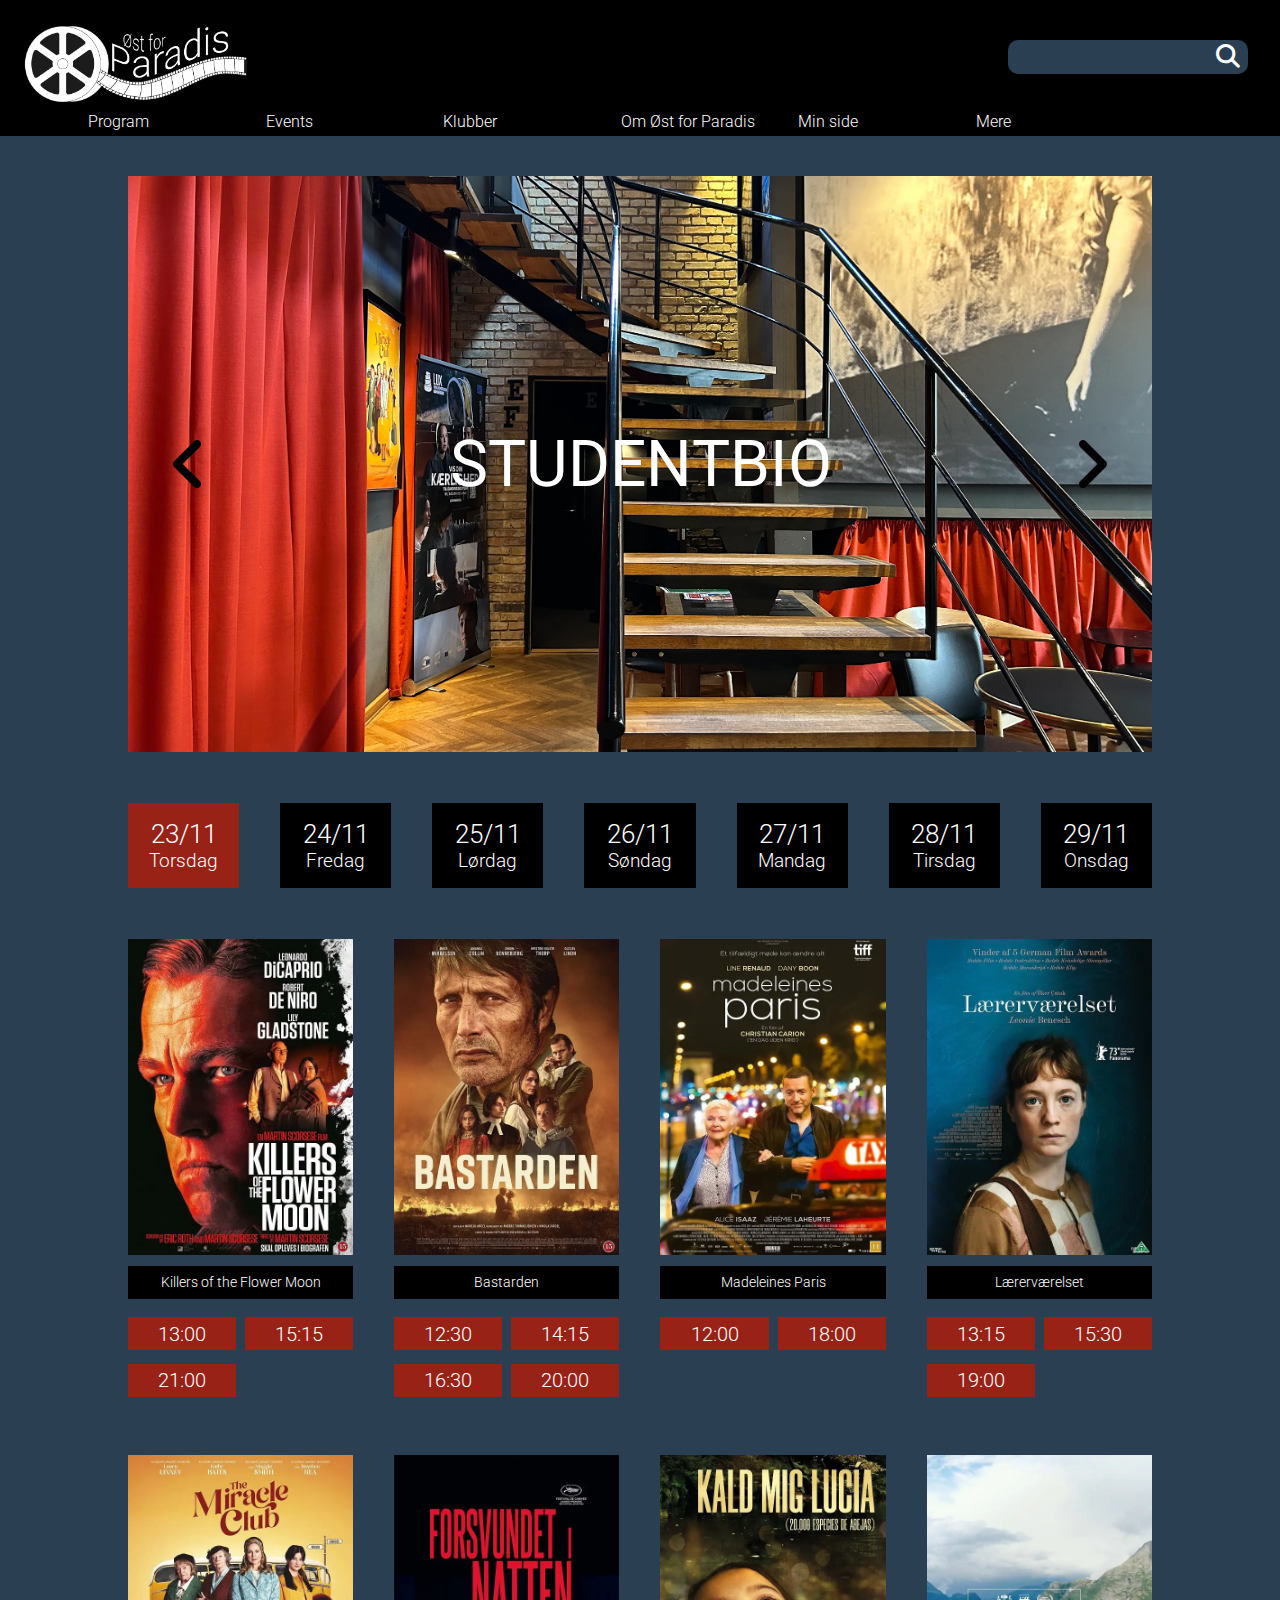
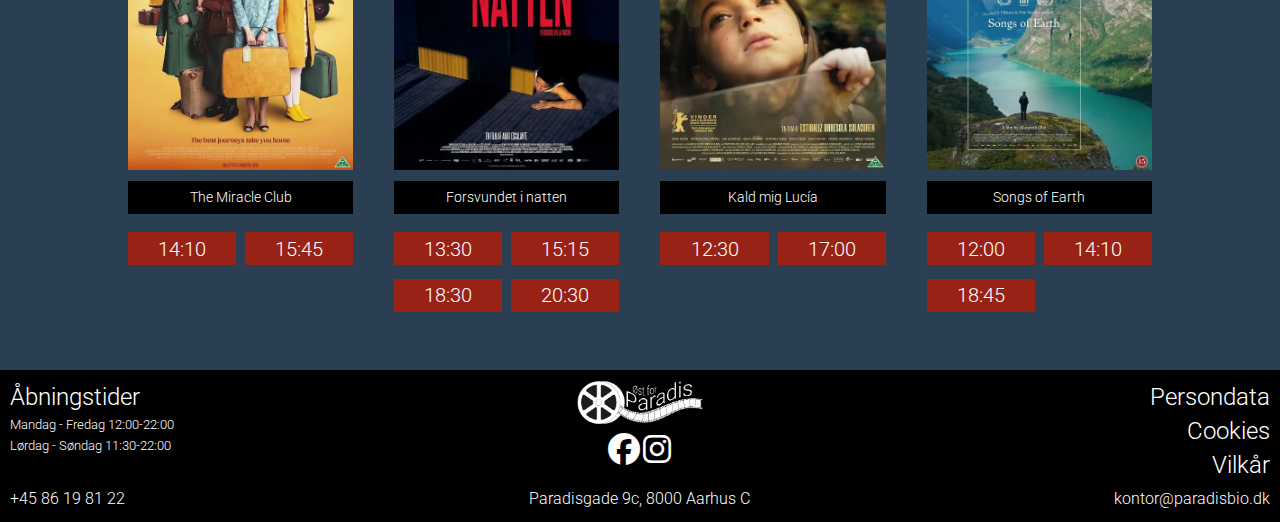
<file: index.html>
<!DOCTYPE html>
<html lang="da">
<head>
    <meta charset="UTF-8">
    <meta name="viewport" content="width=device-width, initial-scale=1.0">
    <title>Øst for Paradis • Program</title>
    <link rel="stylesheet" href="https://cdnjs.cloudflare.com/ajax/libs/font-awesome/6.4.2/css/all.min.css">
    <link rel="preconnect" href="https://fonts.googleapis.com">
    <link rel="preconnect" href="https://fonts.gstatic.com" crossorigin>
    <link href="https://fonts.googleapis.com/css2?family=Roboto:ital,wght@0,100;0,300;0,400;0,500;0,700;0,900;1,100;1,300;1,400;1,500;1,700;1,900&display=swap" rel="stylesheet">
    <link rel="stylesheet" href="css/style.css">
    <link rel="icon" href="img/fav-icon.svg">

    <meta name="geo.region" content="DK-82">
    <meta name="geo.placename" content="Midtjylland">
    <meta name="geo.position" content="56.223769;10.123814">
    <meta name="ICBM" content="56.223769, 10.123814">
    <meta name="author" content="Andrea Skadhede, Karoline Thomine Eriksen, Mia Smaakjær Lauridsen, Regitze Schantz Johnsson">
    <meta name="description" content="Følg med i ugens program i Øst for Paradis og find frem til hvilken kunstfilm, du ønsker at se denne gang.">

</head>

<body>
    <header>
        <!-- NAVBAR START -->
        <nav>
            <!-- ikoner -->
            <input type="checkbox" id="check">
            <label for="check" class="checkbtn icon">
                <i class="fa fa-bars"></i>
            </label>
            <i class="fa fa-magnifying-glass icon"></i>

            <!-- logo -->
            <a href="index.html">
                <img id="navlogo" src="img/logo/logo_done.webp" alt="Logo">
            </a>

            <!-- søgefelt -->
            <input class="search" type="text" placeholder=" ">

            <!-- MENU/DROPDOWN MENU -->
            <ul id="menu">
                <!-- pragram -->
                <li class="menupunkt menupunkt1"><a href="index.html">Program</a>
                    <ul class="undermenu undermenu1">

                        <!-- aktuelle film -->
                        <li class="undermenupunkt" id="undermenupunkt1"><p>Aktuelle film</p>
                            <ul class="underundermenu" id="underundermenu1">
                                <li class="underundermenupunkt"><a href="error.html">Barbie</a></li>
                                <li class="underundermenupunkt"><a href="film.html">Bastarden</a></li>
                                <li class="underundermenupunkt"><a href="error.html">Forsvundet i Natten</a></li>
                                <li class="underundermenupunkt"><a href="error.html">Kald mig Lucía</a></li>
                                <li class="underundermenupunkt"><a href="error.html">Killers of the Flower Moon</a></li>
                                <li class="underundermenupunkt"><a href="error.html">Lærerværelset</a></li>
                                <li class="underundermenupunkt"><a href="error.html">Madeleines Paris</a></li>
                                <li class="underundermenupunkt"><a href="error.html">Oppenheimer</a></li>
                                <li class="underundermenupunkt"><a href="error.html">Songs of Earth</a></li>
                                <li class="underundermenupunkt"><a href="error.html">The Miracle Club</a></li>
                            </ul>
                        </li>

                        <!-- kommende film -->
                        <li class="undermenupunkt"><p>Kommende film</p></li>
                    </ul>
                </li>

                <!-- events -->
                <li class="menupunkt menupunkt2"><p>Events</p>
                    <ul class="undermenu undermenu2">
                        <li class="undermenupunkt"><a href="error.html">BabyBio</a></li>
                        <li class="undermenupunkt"><a href="studentbio.html">StudentBio</a></li>
                        <li class="undermenupunkt"><a href="error.html">SeniorBio</a></li>
                        <li class="undermenupunkt"><a href="error.html">Franske Film Mandage</a></li>
                        <li class="undermenupunkt"><a href="error.html">Cinematek Tirsdag</a></li>
                        <li class="undermenupunkt"><a href="error.html">Engelnes Aftener</a></li>
                    </ul>
                </li>

                <!-- klubber -->
                <li class="menupunkt menupunkt3"><a href="klubber.html">Klubber</a></li>


                <!-- om -->
                <li class="menupunkt menupunkt4"><a href="error.html">Om Øst for Paradis</a>
                    <ul class="undermenu undermenu4">
                        
                        <!-- biografens historie -->
                        <li class="undermenupunkt undermenupunkt4-1"><a href="error.html">Biografens historie</a>
                            <ul class="underundermenu underundermenu4-1">
                                <li class="underundermenupunkt"><a href="error.html">Ombygning</a></li>
                            </ul>
                        </li>

                        <!-- generel information -->
                        <li class="undermenupunkt undermenupunkt4-2"><p>Generel information</p>
                            <ul class="underundermenu underundermenu4-2">
                                <li class="underundermenupunkt"><a href="error.html">Parkering</a></li>
                                <li class="underundermenupunkt"><a href="error.html">Faciliteter</a></li>
                                <li class="underundermenupunkt"><a href="error.html">Muligheder for handicappede</a></li>
                                <li class="underundermenupunkt"><a href="error.html">Addresse</a></li>
                                <li class="underundermenupunkt"><a href="error.html">Billetpriser og rabatter</a></li>
                                <li class="underundermenupunkt"><a href="error.html">Betalingsmuligheder</a></li>
                                <li class="underundermenupunkt"><a href="error.html">Snacks og drikkervarer</a></li>
                            </ul>
                        </li>
                        <li class="undermenupunkt"><a href="error.html">Job i Øst for Paradis</a></li>
                        <li class="undermenupunkt"><a href="error.html">Kontakt</a></li>
                        <li class="undermenupunkt"><a href="error.html">Distribution</a></li>
                        <li class="undermenupunkt"><a href="error.html">Paradisets engle</a></li>
                    </ul>
                </li>

                <!-- min side -->
                <li class="menupunkt menupunkt5"><a href="error.html">Min side</a>
                    <ul class="undermenu undermenu5">
                        
                        <!-- login -->
                        <li class="undermenupunkt"><a href="error.html">Login</a>
                            <ul class="underundermenu">
                                <li class="underundermenupunkt"><a href="error.html">Mine fordele</a></li>
                            </ul>
                        </li>
                    </ul>
                </li>

                <!-- mere -->
                <li class="menupunkt menupunkt6"><a href="error.html">Mere</a>
                    <ul class="undermenu undermenu6">
                        
                        <!-- lej en sal -->
                        <li class="undermenupunkt undermenupunkt6-1"><p>Lej en sal</p>
                            <ul class="underundermenu underundermenu6-1">
                                <li class="underundermenupunkt"><a href="error.html">Fødselsdag i Paradis</a></li>
                                <li class="underundermenupunkt"><a href="error.html">Skoleforestilling</a></li>
                                <li class="underundermenupunkt"><a href="error.html">En romatisk aften</a></li>
                            </ul>
                        </li>

                        <!-- shop -->
                        <li class="undermenupunkt undermenupunkt6-2"><p>Shop</p>
                            <ul class="underundermenu underundermenu6-2">
                                <li class="underundermenupunkt"><a href="error.html">Gavekort</a></li>
                                <li class="underundermenupunkt"><a href="error.html">Merchandise</a></li>
                                <li class="underundermenupunkt"><a href="error.html">DVD'er</a></li>
                                <li class="underundermenupunkt"><a href="error.html">Plakater</a></li>
                            </ul>
                        </li>

                        <!-- samarbejdspartnere -->
                        <li class="undermenupunkt undermenupunkt6-3"><p>Samarbejdspartnere</p>
                            <ul class="underundermenu underundermenu6-3">
                                <li class="underundermenupunkt"><a href="error.html">Cinemateket</a></li>
                            </ul>
                        </li>
                        <li class="undermenupunkt"><a href="error.html">Reklame på det store lærred</a></li>
                        <li class="undermenupunkt"><a href="error.html">Nyhedsbrev</a></li>
                    </ul>
                </li>
            </ul>
        </nav>
        <!-- NAVBAR SLUT -->
    </header>

    <main class="program">
        <!-- TOP BANNER -->
        <a href="studentbio.html">
            <div class="banner">
                <img class="trappe" src="img/trappe.webp" alt="trapper">
                <div class="tekstb">
                <i class="fa-solid fa-angle-left"></i>
                <h1 class="sb">STUDENTBIO</h1>
                <i class="fa-solid fa-angle-right"></i>
                </div>
            </div>
        </a>
        
        <!-- UGERÆKKE -->
        <div class="datof">
            <div class="box-rod">
                <p class="p1">23/11</p>
                <p class="p2">Torsdag</p>
            </div>
            <div class="box-sort">
                <p class="p1">24/11</p>
                <p class="p2">Fredag</p>
            </div>
            <div class="box-sort">
                <p class="p1">25/11</p>
                <p class="p2">Lørdag</p>
            </div>
            <div class="box-sort">
                <p class="p1">26/11</p>
                <p class="p2">Søndag</p>
            </div>
            <div class="box-sort">
                <p class="p1">27/11</p>
                <p class="p2">Mandag</p>
            </div>
            <div class="box-sort">
                <p class="p1">28/11</p>
                <p class="p2">Tirsdag</p>
            </div>
            <div class="box-sort">
                <p class="p1">29/11</p>
                <p class="p2">Onsdag</p>
            </div>
        </div>
        
        <!-- FILMPROGRAM -->
        <div class="programp">
            <!-- killers of the flower moon -->
            <div class="prop">
                <img class="posterp" src="img/movieposter/killers-of-the-flower-moon-movieposter.webp" alt="Killers of the Flower Moon">
                <p class="mobilp">Killers of the Fl...</p>
                <p class="tabletp">Killers of the Flower Moon</p>
                <div class="tider">
                    <div>13:00</div>
                    <div>15:15</div>
                    <div>21:00</div>
                </div>
            </div>

            <!-- bastarden -->
            <div class="prop">
                <a class="linkbas" href="film.html"><img class="posterp" src="img/movieposter/bastarden-movieposter.webp" alt="Bastarden"></a>
                <a class="titleb" href="film.html">Bastarden</a>
                <div class="tider">
                    <a href="film.html">12:30</a>
                    <a href="film.html">14:15</a>
                    <a href="film.html">16:30</a>
                    <a href="film.html">20:00</a>
                </div>
            </div>

            <!-- madeleines paris -->
            <div class="prop">
                <img class="posterp" src="img/movieposter/madeleines-paris-movieposter.webp" alt="Madeleines Paris">
                <p class="mobilp">Madeleines P...</p>
                <p class="tabletp">Madeleines Paris</p>
                <div class="tider">
                    <div>12:00</div>
                    <div>18:00</div>
                </div>
            </div>

            <!-- lærerværelset -->
            <div class="prop">
                <img class="posterp" src="img/movieposter/laerervaerelset-movieposter.webp" alt="Lærerværelset">
                <p>Lærerværelset</p>
                <div class="tider">
                    <div>13:15</div>
                    <div>15:30</div>
                    <div>19:00</div>
                </div>
            </div>

            <!-- the miracle club -->
            <div class="prop">
                <img class="posterp" src="img/movieposter/the-miracle-club-movieposter.webp" alt="The Miracle Club">
                <p class="mobilp">The Miracle C...</p>
                <p class="tabletp">The Miracle Club</p>
                <div class="tider">
                    <div>14:10</div>
                    <div>15:45</div>
                </div>
            </div>

            <!-- forsvundet i natten -->
            <div class="prop">
                <img class="posterp" src="img/movieposter/fosvundet-i-natten-movieposter.webp" alt="Forsvundet i natten">
                <p class="mobilp">Forsvundet i n...</p>
                <p class="tabletp">Forsvundet i natten</p>
                <div class="tider">
                    <div>13:30</div>
                    <div>15:15</div>
                    <div>18:30</div>
                    <div>20:30</div>
                </div>
            </div>

            <!-- kald mig lucía -->
            <div class="prop">
                <img class="posterp" src="img/movieposter/kald-mig-lucia-movieposter.webp" alt="Kald mig Lucía">
                <p>Kald mig Lucía</p>
                <div class="tider">
                    <div>12:30</div>
                    <div>17:00</div>
                </div>
            </div>

            <!-- songs of earth -->
            <div class="prop">
                <img class="posterp" src="img/movieposter/songs-of-earth-movieposter.webp" alt="Songs of Earth">
                <p>Songs of Earth</p>
                <div class="tider">
                    <div>12:00</div>
                    <div>14:10</div>
                    <div>18:45</div>
                </div>
            </div>
        </div>
    </main>

    <!-- FOOTER START -->
    <footer class="footer">
        <div class="topf">
            <!-- åbningstider -->
            <ul class="aabningstiderf">
                <li class="titelf">Åbningstider</li>
                <li>Mandag - Fredag <br class="brf1"> 12:00-22:00</li>
                <li>Lørdag - Søndag <br class="brf1"> 11:30-22:00</li>
            </ul>
            
            <!-- logo + facebooklogo -->
            <div class="logof">
                <a href="index.html"><img src="img/logo/logo_done.webp" alt="Øst for Paradis logo"></a>
                <div class="socialf">
                    <a href="https://www.facebook.com/oestforparadisbio/"><i class="fab fa-facebook"></i></a>
                    <a href="https://www.instagram.com/oestforparadis/"><i class="fab fa-instagram"></i></a>
                </div>
            </div>

            <!-- footer links -->
            <ul class="linksf">
                <li><a href="error.html">Persondata</a></li>
                <li><a href="error.html">Cookies</a></li>
                <li><a href="error.html">Vilkår</a></li>
            </ul>
        </div>

        <!-- footer info -->
        <ul class="bundf">
            <li>+45 86 19 81 22</li>
            <li id="bundfli2">Paradisgade 9c, <br class="brf2"> 8000 Aarhus C</li>
            <li id="bundfli3">kontor@paradisbio.dk</li>
        </ul>
    </footer>
    <!-- FOOTER SLUT -->
</body>
</html>
</file>
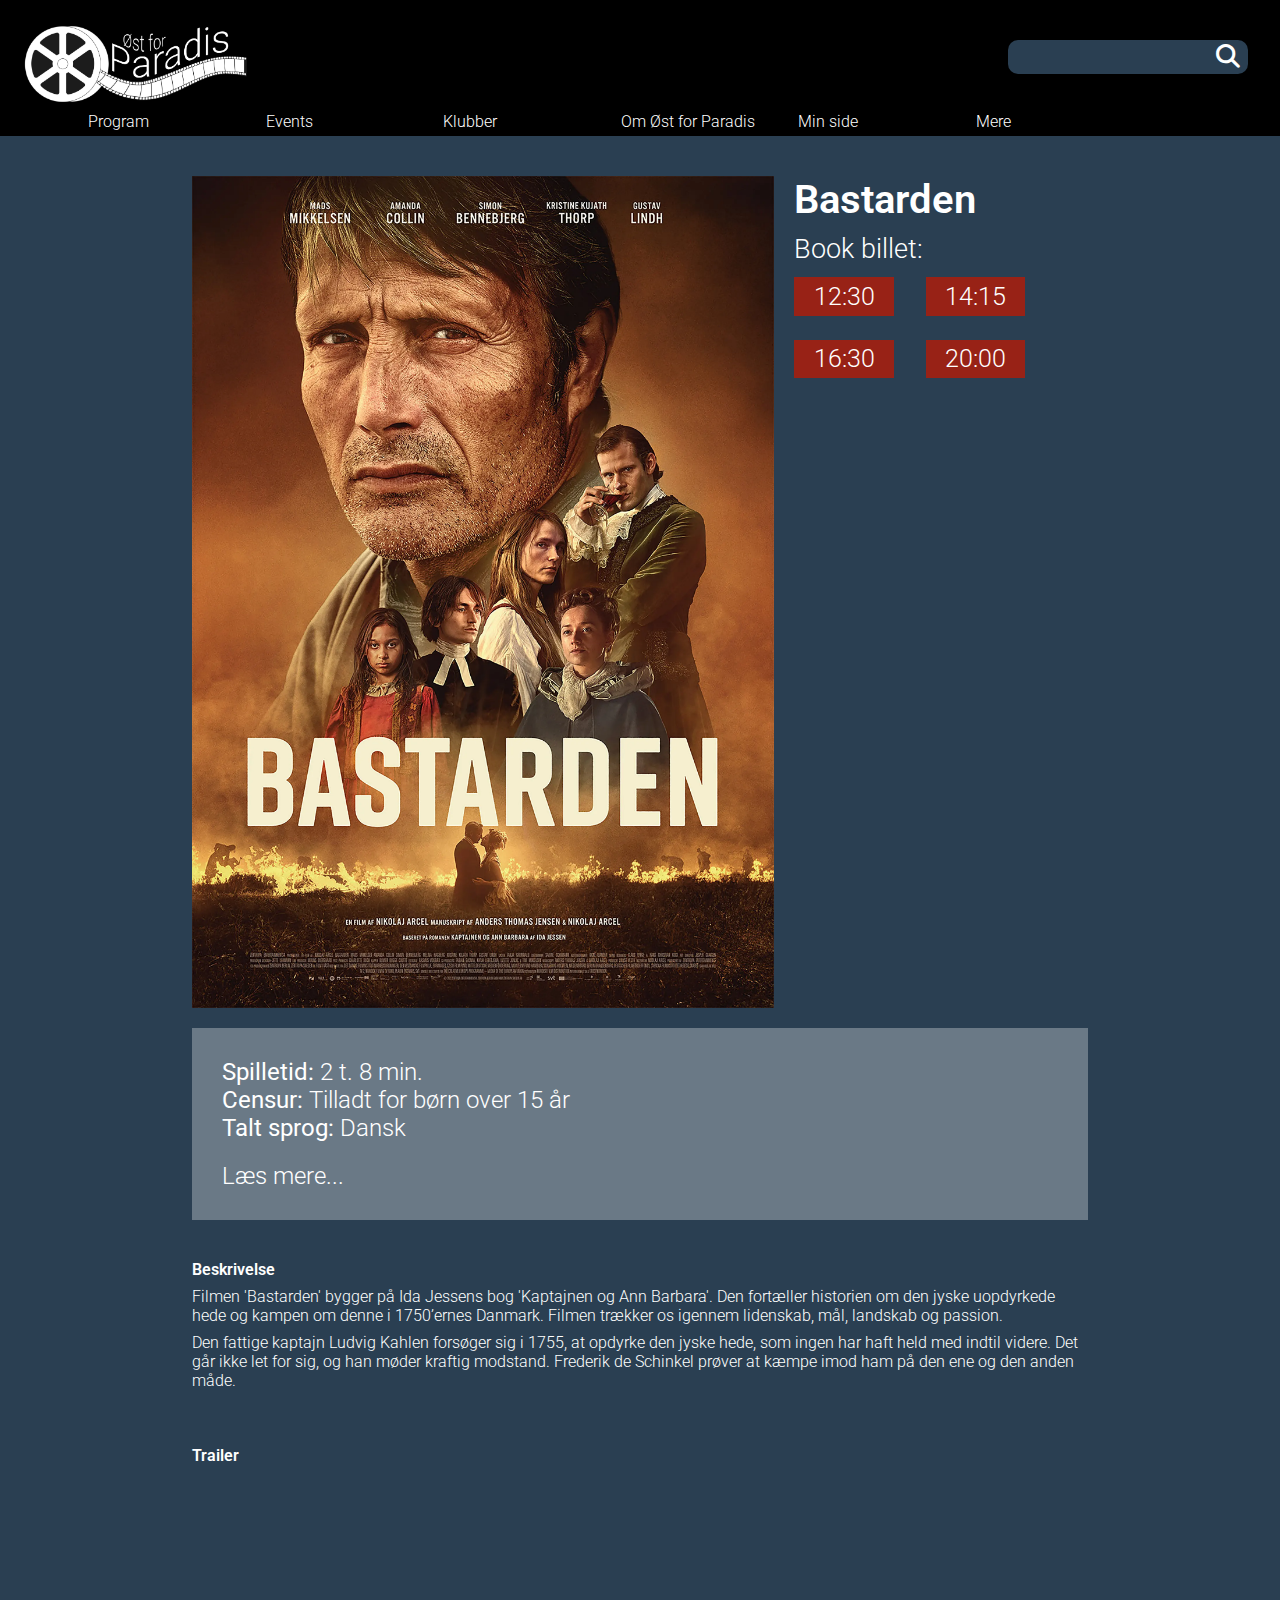
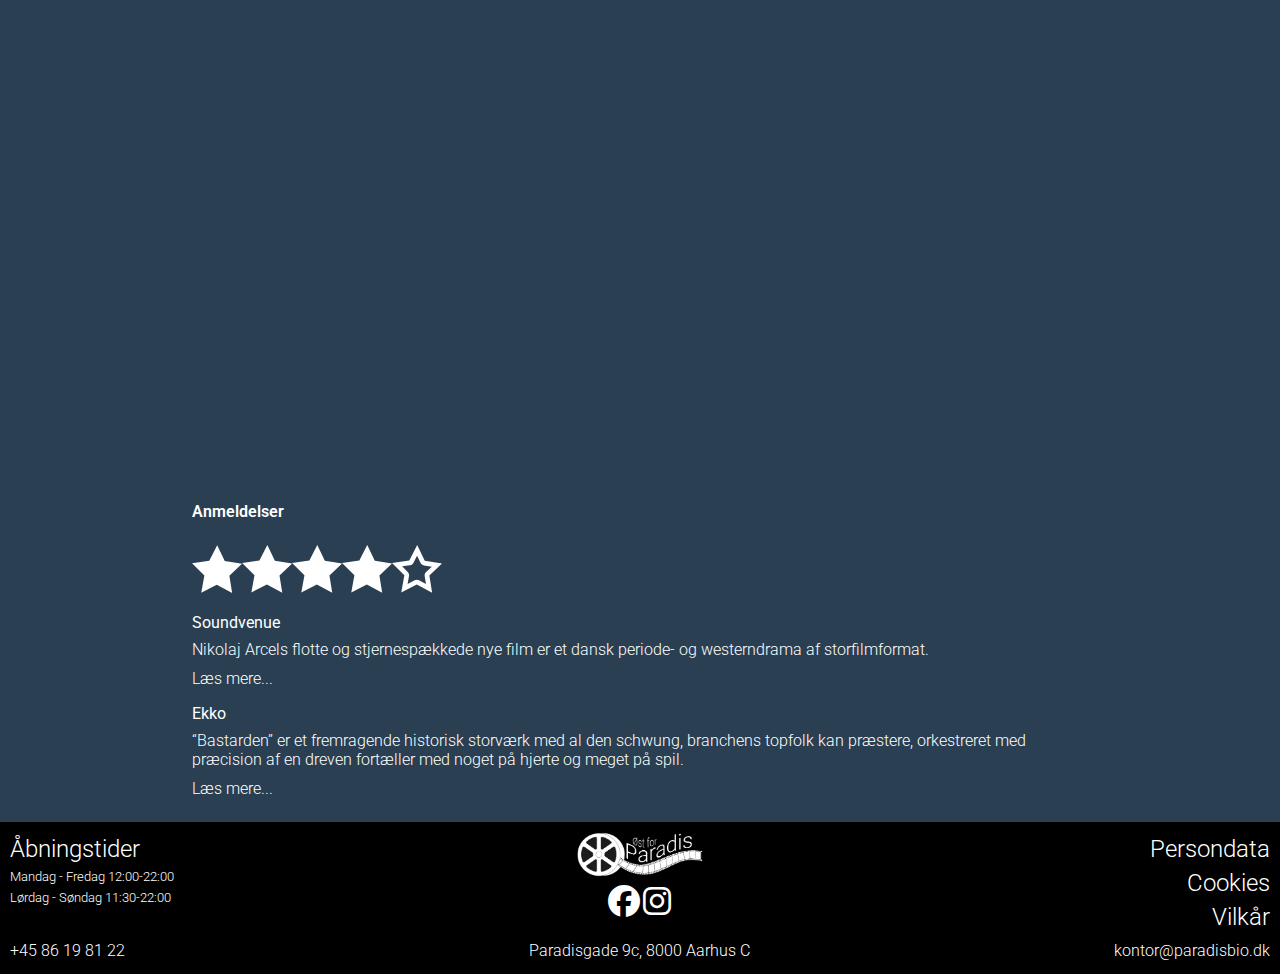
<file: film.html>
<!DOCTYPE html>
<html lang="da">
<head>
    <meta charset="UTF-8">
    <meta name="viewport" content="width=device-width, initial-scale=1.0">
    <title>Øst for Paradis • Bastarden</title>
    <link rel="stylesheet" href="https://cdnjs.cloudflare.com/ajax/libs/font-awesome/6.4.2/css/all.min.css">
    <link rel="preconnect" href="https://fonts.googleapis.com">
    <link rel="preconnect" href="https://fonts.gstatic.com" crossorigin>
    <link href="https://fonts.googleapis.com/css2?family=Roboto:ital,wght@0,100;0,300;0,400;0,500;0,700;0,900;1,100;1,300;1,400;1,500;1,700;1,900&display=swap" rel="stylesheet">
    <link rel="stylesheet" href="css/style.css">
    <link rel="icon" href="img/fav-icon.svg">
    
    <meta name="geo.region" content="DK-82">
    <meta name="geo.placename" content="Midtjylland">
    <meta name="geo.position" content="56.223769;10.123814">
    <meta name="ICBM" content="56.223769, 10.123814">
    <meta name="author" content="Andrea Skadhede, Karoline Thomine Eriksen, Mia Smaakjær Lauridsen, Regitze Schantz Johnsson">
    <meta name="description" content="Læs om filmen Bastarden som kører her i Øst for Paradis. Læs både tekniske informationer, beskrivelse og anmeldeser." >

</head>

<body>
    <header>
        <!-- NAVBAR START -->
        <nav>
            <!-- ikoner -->
            <input type="checkbox" id="check">
            <label for="check" class="checkbtn icon">
                <i class="fa fa-bars"></i>
            </label>
            <i class="fa fa-magnifying-glass icon"></i>

            <!-- logo -->
            <a href="index.html">
                <img id="navlogo" src="img/logo/logo_done.webp" alt="Logo">
            </a>

            <!-- søgefelt -->
            <input class="search" type="text" placeholder=" ">

            <!-- MENU/DROPDOWN MENU -->
            <ul id="menu">
                <!-- pragram -->
                <li class="menupunkt menupunkt1"><a href="index.html">Program</a>
                    <ul class="undermenu undermenu1">

                        <!-- aktuelle film -->
                        <li class="undermenupunkt" id="undermenupunkt1"><p>Aktuelle film</p>
                            <ul class="underundermenu" id="underundermenu1">
                                <li class="underundermenupunkt"><a href="error.html">Barbie</a></li>
                                <li class="underundermenupunkt"><a href="film.html">Bastarden</a></li>
                                <li class="underundermenupunkt"><a href="error.html">Forsvundet i Natten</a></li>
                                <li class="underundermenupunkt"><a href="error.html">Kald mig Lucía</a></li>
                                <li class="underundermenupunkt"><a href="error.html">Killers of the Flower Moon</a></li>
                                <li class="underundermenupunkt"><a href="error.html">Lærerværelset</a></li>
                                <li class="underundermenupunkt"><a href="error.html">Madeleines Paris</a></li>
                                <li class="underundermenupunkt"><a href="error.html">Oppenheimer</a></li>
                                <li class="underundermenupunkt"><a href="error.html">Songs of Earth</a></li>
                                <li class="underundermenupunkt"><a href="error.html">The Miracle Club</a></li>
                            </ul>
                        </li>

                        <!-- kommende film -->
                        <li class="undermenupunkt"><p>Kommende film</p></li>
                    </ul>
                </li>

                <!-- events -->
                <li class="menupunkt menupunkt2"><p>Events</p>
                    <ul class="undermenu undermenu2">
                        <li class="undermenupunkt"><a href="error.html">BabyBio</a></li>
                        <li class="undermenupunkt"><a href="studentbio.html">StudentBio</a></li>
                        <li class="undermenupunkt"><a href="error.html">SeniorBio</a></li>
                        <li class="undermenupunkt"><a href="error.html">Franske Film Mandage</a></li>
                        <li class="undermenupunkt"><a href="error.html">Cinematek Tirsdag</a></li>
                        <li class="undermenupunkt"><a href="error.html">Engelnes Aftener</a></li>
                    </ul>
                </li>

                <!-- klubber -->
                <li class="menupunkt menupunkt3"><a href="klubber.html">Klubber</a></li>


                <!-- om -->
                <li class="menupunkt menupunkt4"><a href="error.html">Om Øst for Paradis</a>
                    <ul class="undermenu undermenu4">
                        
                        <!-- biografens historie -->
                        <li class="undermenupunkt undermenupunkt4-1"><a href="error.html">Biografens historie</a>
                            <ul class="underundermenu underundermenu4-1">
                                <li class="underundermenupunkt"><a href="error.html">Ombygning</a></li>
                            </ul>
                        </li>

                        <!-- generel information -->
                        <li class="undermenupunkt undermenupunkt4-2"><p>Generel information</p>
                            <ul class="underundermenu underundermenu4-2">
                                <li class="underundermenupunkt"><a href="error.html">Parkering</a></li>
                                <li class="underundermenupunkt"><a href="error.html">Faciliteter</a></li>
                                <li class="underundermenupunkt"><a href="error.html">Muligheder for handicappede</a></li>
                                <li class="underundermenupunkt"><a href="error.html">Addresse</a></li>
                                <li class="underundermenupunkt"><a href="error.html">Billetpriser og rabatter</a></li>
                                <li class="underundermenupunkt"><a href="error.html">Betalingsmuligheder</a></li>
                                <li class="underundermenupunkt"><a href="error.html">Snacks og drikkervarer</a></li>
                            </ul>
                        </li>
                        <li class="undermenupunkt"><a href="error.html">Job i Øst for Paradis</a></li>
                        <li class="undermenupunkt"><a href="error.html">Kontakt</a></li>
                        <li class="undermenupunkt"><a href="error.html">Distribution</a></li>
                        <li class="undermenupunkt"><a href="error.html">Paradisets engle</a></li>
                    </ul>
                </li>

                <!-- min side -->
                <li class="menupunkt menupunkt5"><a href="error.html">Min side</a>
                    <ul class="undermenu undermenu5">
                        
                        <!-- login -->
                        <li class="undermenupunkt"><a href="error.html">Login</a>
                            <ul class="underundermenu">
                                <li class="underundermenupunkt"><a href="error.html">Mine fordele</a></li>
                            </ul>
                        </li>
                    </ul>
                </li>

                <!-- mere -->
                <li class="menupunkt menupunkt6"><a href="error.html">Mere</a>
                    <ul class="undermenu undermenu6">
                        
                        <!-- lej en sal -->
                        <li class="undermenupunkt undermenupunkt6-1"><p>Lej en sal</p>
                            <ul class="underundermenu underundermenu6-1">
                                <li class="underundermenupunkt"><a href="error.html">Fødselsdag i Paradis</a></li>
                                <li class="underundermenupunkt"><a href="error.html">Skoleforestilling</a></li>
                                <li class="underundermenupunkt"><a href="error.html">En romatisk aften</a></li>
                            </ul>
                        </li>

                        <!-- shop -->
                        <li class="undermenupunkt undermenupunkt6-2"><p>Shop</p>
                            <ul class="underundermenu underundermenu6-2">
                                <li class="underundermenupunkt"><a href="error.html">Gavekort</a></li>
                                <li class="underundermenupunkt"><a href="error.html">Merchandise</a></li>
                                <li class="underundermenupunkt"><a href="error.html">DVD'er</a></li>
                                <li class="underundermenupunkt"><a href="error.html">Plakater</a></li>
                            </ul>
                        </li>

                        <!-- samarbejdspartnere -->
                        <li class="undermenupunkt undermenupunkt6-3"><p>Samarbejdspartnere</p>
                            <ul class="underundermenu underundermenu6-3">
                                <li class="underundermenupunkt"><a href="error.html">Cinemateket</a></li>
                            </ul>
                        </li>
                        <li class="undermenupunkt"><a href="error.html">Reklame på det store lærred</a></li>
                        <li class="undermenupunkt"><a href="error.html">Nyhedsbrev</a></li>
                    </ul>
                </li>
            </ul>
        </nav>
        <!-- NAVBAR SLUT -->
    </header>

    <main class="film">
        <!-- PLAKAT + TIDER -->
        <section class="film-box1">
            <div class="img">
                <img src="img/movieposter/bastarden-movieposter_film.webp" alt="Bastarden">
            </div>
                <div class="film-intro">
                <h1>Bastarden</h1>
                <p>Book billet:</p>

                <div class="film-box1_1">
                    <a href="#">12:30</a>
                    <a href="#">14:15</a>
                </div>

                <div class="film-box1_1">
                    <a href="#">16:30</a>
                    <a href="#">20:00</a>
                </div>
            </div>
        </section>
        
        <!-- TEKNISKE OPLYSNINGER -->
        <div class="film-box2">
            <input type="checkbox" id="film-laesmere2">
            <p><b>Spilletid:</b> 2 t. 8 min.</p>
            <p><b>Censur:</b> Tilladt for børn over 15 år</p>
            <p><b>Talt sprog:</b> Dansk</p>
            <div class="film-box-laesmere2">
                <p><b>Genre:</b> Drama</p>
                <p><b>Land/År:</b> 2023</p>
                <p><b>Filmpremiere:</b> Torsdag 05. oktober</p>
                <p><b>Tekstet sprog:</b> Dansk</p>
                <p><b>Originaltitel:</b> Bastarden</p>
                <p><b>Skuespillere:</b> Mads Mikkelsen, Amanda Collin, Simon Bennebjerg, Melina Hagber, Gustav Lindg, Kristine Kujath Thorp, Morten Hee Andersen, Thomas W. Gabrielsson, Jacob Lohmann</p>
                <p><b>Instruktion:</b> Nikolaj Arcel</p>
                <p><b>Produktion:</b> Louise Vesth</p>
                <p><b>Manuskript:</b> Anders Thomas Jensen, Nikolaj Arcel</p>

                <!-- læsmere/vis mindre foldud knap -->
                <label for="film-laesmere2" class="film-laesmindre2-knap knap">
                    Vis mindre
                </label>
            </div>
            <label for="film-laesmere2" class="film-laesmere2-knap knap">
                Læs mere...
            </label>
        </div>
        
        <!-- FILMBESKRIVELSE -->
        <section class="film-box3">
            <input type="checkbox" id="film-laesmere3">
            <h2>Beskrivelse</h2>
            <p>Filmen 'Bastarden' bygger på Ida Jessens bog 'Kaptajnen og Ann Barbara'. Den fortæller historien om den jyske uopdyrkede hede og kampen om denne i 1750’ernes Danmark. Filmen trækker os igennem lidenskab, mål, landskab og passion.</p>
            <div class="film-box-laesmere3">
                <p>Den fattige kaptajn Ludvig Kahlen forsøger sig i 1755, at opdyrke den jyske hede, som ingen har haft held med indtil videre. Det går ikke let for sig, og han møder kraftig modstand. Frederik de Schinkel prøver at kæmpe imod ham på den ene og den anden måde.</p>
                
                <!-- læsmere/vis mindre foldud knap -->
                <label for="film-laesmere3" class="film-laesmindre3-knap knap">
                    Vis mindre
                </label>
            </div>
            <label for="film-laesmere3" class="film-laesmere3-knap knap">
                Læs mere...
            </label>
        </section>
        
        <!-- TRAILER -->
        <section class="film-box4">
            <h2>Trailer</h2>
            <div class="trailer">
                <iframe src="https://www.youtube.com/embed/-MLuALgrg_k?si=EDznUFG5mcWU38Cz" title="YouTube video player" allow="accelerometer; autoplay; clipboard-write; encrypted-media; gyroscope; picture-in-picture; web-share" allowfullscreen></iframe>
            </div>
        </section>
        
        <!-- ANMELDELSER -->
        <section class="film-box5">
            <input type="checkbox" id="film-laesmere5">
            <h2>Anmeldelser</h2>
            <img src="img/stjerner.svg" alt="Stjerner">
            <div class="film-box-laesmere5">

                <h3>Soundvenue</h3>
                <p> Nikolaj Arcels flotte og stjernespækkede nye film er et dansk periode- og westerndrama af storfilmformat. </p>
                <a class="anmeldelse-link knapf" href="https://soundvenue.com/film/2023/10/bastarden-ikke-engang-mads-mikkelsen-kan-overstraale-stortalent-i-danmarks-oscar-kandidat-538756" target=”_blank”>Læs mere...</a>
                <h3>Ekko</h3>
                <p> <q>Bastarden</q> er et fremragende historisk storværk med al den schwung, branchens topfolk kan præstere, orkestreret med præcision af en dreven fortæller med noget på hjerte og meget på spil. </p> 
                <a class="anmeldelse-link knapf" href="https://www.ekkofilm.dk/anmeldelser/bastarden/" target=”_blank”>Læs mere...</a>

                <!-- læs anmeldelser/vis mindre foldudknap -->
                <label for="film-laesmere5" class="film-laesmindre5-knap knapf">
                    Vis mindre
                </label>
            </div>
            <label for="film-laesmere5" class="film-laesmere5-knap knapf">
                Læs anmeldelser...
            </label>
        </section>

    </main>

    <!-- FOOTER START -->
    <footer class="footer">
        <div class="topf">
            <!-- åbningstider -->
            <ul class="aabningstiderf">
                <li class="titelf">Åbningstider</li>
                <li>Mandag - Fredag <br class="brf1"> 12:00-22:00</li>
                <li>Lørdag - Søndag <br class="brf1"> 11:30-22:00</li>
            </ul>
            
            <!-- logo + facebooklogo -->
            <div class="logof">
                <a href="index.html"><img src="img/logo/logo_done.webp" alt="Øst for Paradis logo"></a>
                <div class="socialf">
                    <a href="https://www.facebook.com/oestforparadisbio/"><i class="fab fa-facebook"></i></a>
                    <a href="https://www.instagram.com/oestforparadis/"><i class="fab fa-instagram"></i></a>
                </div>
            </div>

            <!-- footer links -->
            <ul class="linksf">
                <li><a href="error.html">Persondata</a></li>
                <li><a href="error.html">Cookies</a></li>
                <li><a href="error.html">Vilkår</a></li>
            </ul>
        </div>

        <!-- footer info -->
        <ul class="bundf">
            <li>+45 86 19 81 22</li>
            <li id="bundfli2">Paradisgade 9c, <br class="brf2"> 8000 Aarhus C</li>
            <li id="bundfli3">kontor@paradisbio.dk</li>
        </ul>
    </footer>
    <!-- FOOTER SLUT -->
</body>
</html>
</file>
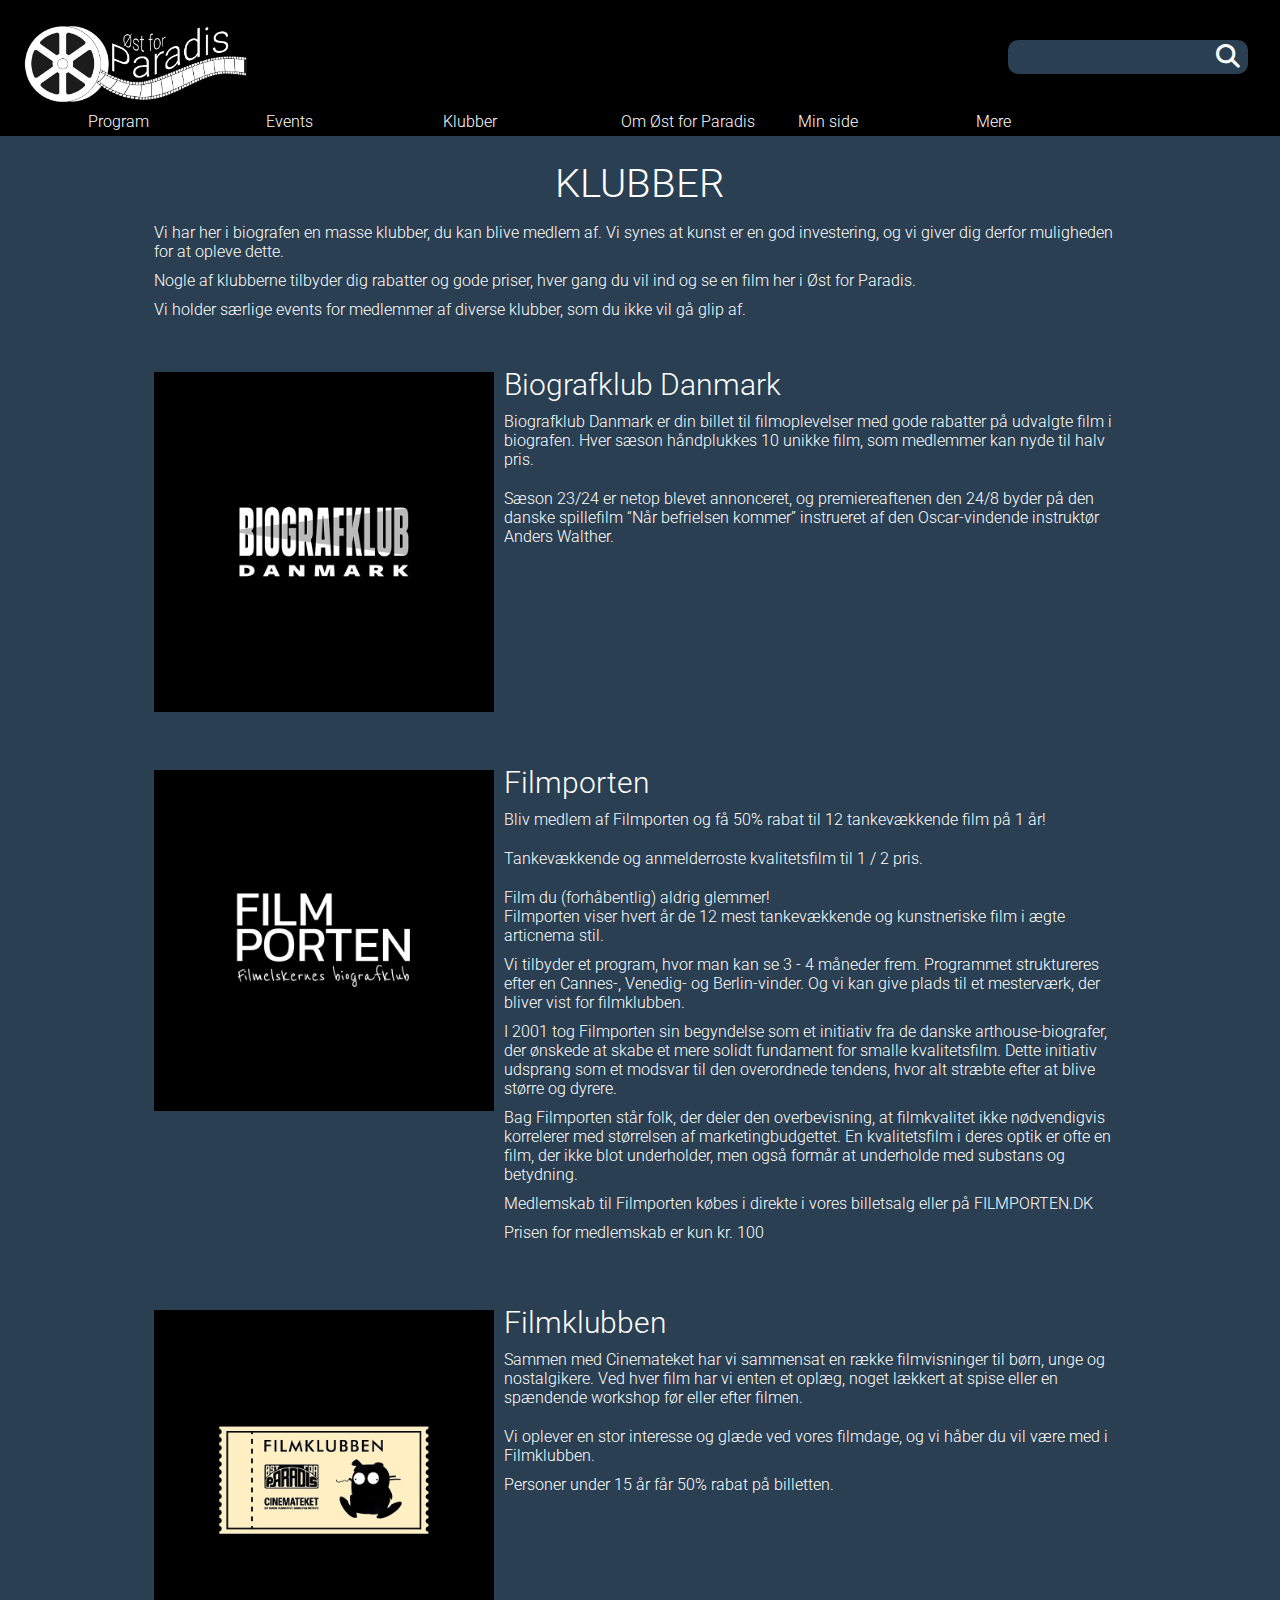
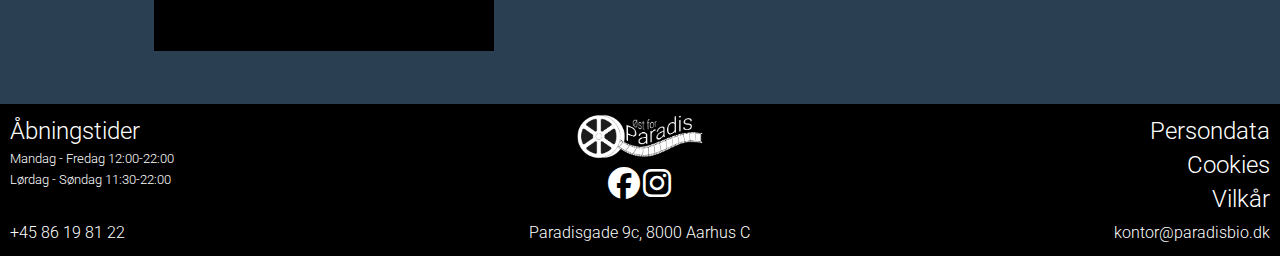
<file: klubber.html>
<!DOCTYPE html>
<html lang="da">
<head>
    <meta charset="UTF-8">
    <meta name="viewport" content="width=device-width, initial-scale=1.0">
    <title>Øst for Paradis • Klubber</title>
    <link rel="stylesheet" href="https://cdnjs.cloudflare.com/ajax/libs/font-awesome/6.4.2/css/all.min.css">
    <link rel="preconnect" href="https://fonts.googleapis.com">
    <link rel="preconnect" href="https://fonts.gstatic.com" crossorigin>
    <link href="https://fonts.googleapis.com/css2?family=Roboto:ital,wght@0,100;0,300;0,400;0,500;0,700;0,900;1,100;1,300;1,400;1,500;1,700;1,900&display=swap" rel="stylesheet">
    <link rel="stylesheet" href="css/style.css">
    <link rel="icon" href="img/fav-icon.svg">

    <meta name="geo.region" content="DK-82">
    <meta name="geo.placename" content="Midtjylland">
    <meta name="geo.position" content="56.223769;10.123814">
    <meta name="ICBM" content="56.223769, 10.123814">
    <meta name="author" content="Andrea Skadhede, Karoline Thomine Eriksen, Mia Smaakjær Lauridsen, Regitze Schantz Johnsson">
    <meta name="description" content="I Øst for Paradis er der mange forskellige klubber man kan benytte sig af. Læs her om alle de forskellige.">

</head>

<body>
    <header>
        <!-- NAVBAR START -->
        <nav>
            <!-- ikoner -->
            <input type="checkbox" id="check">
            <label for="check" class="checkbtn icon">
                <i class="fa fa-bars"></i>
            </label>
            <i class="fa fa-magnifying-glass icon"></i>

            <!-- logo -->
            <a href="index.html">
                <img id="navlogo" src="img/logo/logo_done.webp" alt="Logo">
            </a>

            <!-- søgefelt -->
            <input class="search" type="text" placeholder=" ">

            <!-- MENU/DROPDOWN MENU -->
            <ul id="menu">
                <!-- pragram -->
                <li class="menupunkt menupunkt1"><a href="index.html">Program</a>
                    <ul class="undermenu undermenu1">

                        <!-- aktuelle film -->
                        <li class="undermenupunkt" id="undermenupunkt1"><p>Aktuelle film</p>
                            <ul class="underundermenu" id="underundermenu1">
                                <li class="underundermenupunkt"><a href="error.html">Barbie</a></li>
                                <li class="underundermenupunkt"><a href="film.html">Bastarden</a></li>
                                <li class="underundermenupunkt"><a href="error.html">Forsvundet i Natten</a></li>
                                <li class="underundermenupunkt"><a href="error.html">Kald mig Lucía</a></li>
                                <li class="underundermenupunkt"><a href="error.html">Killers of the Flower Moon</a></li>
                                <li class="underundermenupunkt"><a href="error.html">Lærerværelset</a></li>
                                <li class="underundermenupunkt"><a href="error.html">Madeleines Paris</a></li>
                                <li class="underundermenupunkt"><a href="error.html">Oppenheimer</a></li>
                                <li class="underundermenupunkt"><a href="error.html">Songs of Earth</a></li>
                                <li class="underundermenupunkt"><a href="error.html">The Miracle Club</a></li>
                            </ul>
                        </li>

                        <!-- kommende film -->
                        <li class="undermenupunkt"><p>Kommende film</p></li>
                    </ul>
                </li>

                <!-- events -->
                <li class="menupunkt menupunkt2"><p>Events</p>
                    <ul class="undermenu undermenu2">
                        <li class="undermenupunkt"><a href="error.html">BabyBio</a></li>
                        <li class="undermenupunkt"><a href="studentbio.html">StudentBio</a></li>
                        <li class="undermenupunkt"><a href="error.html">SeniorBio</a></li>
                        <li class="undermenupunkt"><a href="error.html">Franske Film Mandage</a></li>
                        <li class="undermenupunkt"><a href="error.html">Cinematek Tirsdag</a></li>
                        <li class="undermenupunkt"><a href="error.html">Engelnes Aftener</a></li>
                    </ul>
                </li>

                <!-- klubber -->
                <li class="menupunkt menupunkt3"><a href="klubber.html">Klubber</a></li>


                <!-- om -->
                <li class="menupunkt menupunkt4"><a href="error.html">Om Øst for Paradis</a>
                    <ul class="undermenu undermenu4">
                        
                        <!-- biografens historie -->
                        <li class="undermenupunkt undermenupunkt4-1"><a href="error.html">Biografens historie</a>
                            <ul class="underundermenu underundermenu4-1">
                                <li class="underundermenupunkt"><a href="error.html">Ombygning</a></li>
                            </ul>
                        </li>

                        <!-- generel information -->
                        <li class="undermenupunkt undermenupunkt4-2"><p>Generel information</p>
                            <ul class="underundermenu underundermenu4-2">
                                <li class="underundermenupunkt"><a href="error.html">Parkering</a></li>
                                <li class="underundermenupunkt"><a href="error.html">Faciliteter</a></li>
                                <li class="underundermenupunkt"><a href="error.html">Muligheder for handicappede</a></li>
                                <li class="underundermenupunkt"><a href="error.html">Addresse</a></li>
                                <li class="underundermenupunkt"><a href="error.html">Billetpriser og rabatter</a></li>
                                <li class="underundermenupunkt"><a href="error.html">Betalingsmuligheder</a></li>
                                <li class="underundermenupunkt"><a href="error.html">Snacks og drikkervarer</a></li>
                            </ul>
                        </li>
                        <li class="undermenupunkt"><a href="error.html">Job i Øst for Paradis</a></li>
                        <li class="undermenupunkt"><a href="error.html">Kontakt</a></li>
                        <li class="undermenupunkt"><a href="error.html">Distribution</a></li>
                        <li class="undermenupunkt"><a href="error.html">Paradisets engle</a></li>
                    </ul>
                </li>

                <!-- min side -->
                <li class="menupunkt menupunkt5"><a href="error.html">Min side</a>
                    <ul class="undermenu undermenu5">
                        
                        <!-- login -->
                        <li class="undermenupunkt"><a href="error.html">Login</a>
                            <ul class="underundermenu">
                                <li class="underundermenupunkt"><a href="error.html">Mine fordele</a></li>
                            </ul>
                        </li>
                    </ul>
                </li>

                <!-- mere -->
                <li class="menupunkt menupunkt6"><a href="error.html">Mere</a>
                    <ul class="undermenu undermenu6">
                        
                        <!-- lej en sal -->
                        <li class="undermenupunkt undermenupunkt6-1"><p>Lej en sal</p>
                            <ul class="underundermenu underundermenu6-1">
                                <li class="underundermenupunkt"><a href="error.html">Fødselsdag i Paradis</a></li>
                                <li class="underundermenupunkt"><a href="error.html">Skoleforestilling</a></li>
                                <li class="underundermenupunkt"><a href="error.html">En romatisk aften</a></li>
                            </ul>
                        </li>

                        <!-- shop -->
                        <li class="undermenupunkt undermenupunkt6-2"><p>Shop</p>
                            <ul class="underundermenu underundermenu6-2">
                                <li class="underundermenupunkt"><a href="error.html">Gavekort</a></li>
                                <li class="underundermenupunkt"><a href="error.html">Merchandise</a></li>
                                <li class="underundermenupunkt"><a href="error.html">DVD'er</a></li>
                                <li class="underundermenupunkt"><a href="error.html">Plakater</a></li>
                            </ul>
                        </li>

                        <!-- samarbejdspartnere -->
                        <li class="undermenupunkt undermenupunkt6-3"><p>Samarbejdspartnere</p>
                            <ul class="underundermenu underundermenu6-3">
                                <li class="underundermenupunkt"><a href="error.html">Cinemateket</a></li>
                            </ul>
                        </li>
                        <li class="undermenupunkt"><a href="error.html">Reklame på det store lærred</a></li>
                        <li class="undermenupunkt"><a href="error.html">Nyhedsbrev</a></li>
                    </ul>
                </li>
            </ul>
        </nav>
        <!-- NAVBAR SLUT -->
    </header>

    <main class="klubber">
        <!-- OVERSKRIFT + BESKRIVELSE -->
        <h1 class="klubber-h1">Klubber</h1>
        <p>Vi har her i biografen en masse klubber, du kan blive medlem af. Vi synes at kunst er en god investering, og vi giver dig derfor muligheden for at opleve dette.</p>
        <p> Nogle af klubberne tilbyder dig rabatter og gode priser, hver gang du vil ind og se en film her i Øst for Paradis. </p>
        <p>Vi holder særlige events for medlemmer af diverse klubber, som du ikke vil gå glip af.</p>

        <!-- BIOGRAFKLUB DANMARK -->
        <div class="klubber-box">  
            <div class="img">
                <img class="klubber-img-mobil" src="img/logo/biografklubdk-logo.webp" alt="Biografklub Danmark">
                <img class="klubber-img-tablet" src="img/logo/kasse-biografklubdk-logo.webp" alt="Biografklub Danmark">
            </div>
            
            <!-- klubtekst -->
            <section class="klubber-tekst">
                <input type="checkbox" id="klubber-laesmere1">
                <h2>Biografklub Danmark</h2>
                <p>Biografklub Danmark er din billet til filmoplevelser med gode rabatter på udvalgte film i biografen. Hver sæson håndplukkes 10 unikke film, som medlemmer kan nyde til halv pris.</p>
                <div class="laesmere-tekst1">
                    <p>Sæson 23/24 er netop blevet annonceret, og premiereaftenen den 24/8 byder på den danske spillefilm <q>Når befrielsen kommer</q> instrueret af den Oscar-vindende instruktør Anders Walther.</p>
                    
                    <!-- læs mere/vis mindre foldudknap -->
                    <label for="klubber-laesmere1" class="laesmindre1 knap">
                        Vis mindre
                    </label>
                </div>
                <label for="klubber-laesmere1" class="laesmere1 knap">
                    Læs mere...
                </label>
            </section>
        </div>

        <!-- FILMPORTEN -->
        <div class="klubber-box">
            <div class="img">
                <img class="klubber-img-mobil" src="img/logo/filmporten-logo.webp" alt="Filmporten">
                <img class="klubber-img-tablet" src="img/logo/kasse-filmporten-logo.webp" alt="Biografklub Danmark">
            </div>

            <!-- klubtekst -->
            <section class="klubber-tekst">
                <input type="checkbox" id="klubber-laesmere2">
                <h2>Filmporten</h2>
                <p>Bliv medlem af Filmporten og få 50% rabat til 12 tankevækkende film på 1 år!</p>
                <p>Tankevækkende og anmelderroste kvalitetsfilm til 1 / 2 pris.</p>
                <div class="laesmere-tekst2">
                    <p>Film du (forhåbentlig) aldrig glemmer! <br> Filmporten viser hvert år de 12 mest tankevækkende og kunstneriske film i ægte articnema stil.</p>
                    <p>Vi tilbyder et program, hvor man kan se 3 - 4 måneder frem. Programmet struktureres efter en Cannes-, Venedig- og Berlin-vinder. Og vi kan give plads til et mesterværk, der bliver vist for filmklubben.</p>
                    <p>I 2001 tog Filmporten sin begyndelse som et initiativ fra de danske arthouse-biografer, der ønskede at skabe et mere solidt fundament for smalle kvalitetsfilm. Dette initiativ udsprang som et modsvar til den overordnede tendens, hvor alt stræbte efter at blive større og dyrere.</p>
                    <p>Bag Filmporten står folk, der deler den overbevisning, at filmkvalitet ikke nødvendigvis korrelerer med størrelsen af marketingbudgettet. En kvalitetsfilm i deres optik er ofte en film, der ikke blot underholder, men også formår at underholde med substans og betydning.</p>
                    <p>Medlemskab til Filmporten købes i direkte i vores billetsalg eller på FILMPORTEN.DK</p>
                    <p>Prisen for medlemskab er kun kr. 100</p>

                    <!-- læs mere/vis mindre foldudknap -->
                    <label for="klubber-laesmere2" class="laesmindre2 knap">
                        Vis mindre
                    </label>
                </div>
                <label for="klubber-laesmere2" class="laesmere2 knap">
                    Læs mere...
                </label>
            </section>
        </div>

        <!-- FILMKLUBBEN -->
        <div class="klubber-box">
            <div class="img">
                <img class="klubber-img-mobil" src="img/logo/filmklubben-logo.webp" alt="Filmklubben">
                <img class="klubber-img-tablet" src="img/logo/kasse-filmklubben-logo.webp" alt="Biografklub Danmark">
            </div>

            <!-- klubtekst -->
            <section class="klubber-tekst">
                <input type="checkbox" id="klubber-laesmere3">
                <h2>Filmklubben</h2>
                <p>Sammen med Cinemateket har vi sammensat en række filmvisninger til børn, unge og nostalgikere. Ved hver film har vi enten et oplæg, noget lækkert at spise eller en spændende workshop før eller efter filmen.</p>
                <div class="laesmere-tekst3">
                    <p>Vi oplever en stor interesse og glæde ved vores filmdage, og vi håber du vil være med i Filmklubben.</p>
                    <p>Personer under 15 år får 50% rabat på billetten.</p>

                    <!-- læs mere/vis mindre foldudknap -->
                    <label for="klubber-laesmere3" class="laesmindre3 knap">
                        Vis mindre
                    </label>
                </div>
                <label for="klubber-laesmere3" class="laesmere3 knap">
                    Læs mere...
                </label>
            </section>
        </div>
    </main>

    <!-- FOOTER START -->
    <footer class="footer">
        <div class="topf">
            <!-- åbningstider -->
            <ul class="aabningstiderf">
                <li class="titelf">Åbningstider</li>
                <li>Mandag - Fredag <br class="brf1"> 12:00-22:00</li>
                <li>Lørdag - Søndag <br class="brf1"> 11:30-22:00</li>
            </ul>
            
            <!-- logo + facebooklogo -->
            <div class="logof">
                <a href="index.html"><img src="img/logo/logo_done.webp" alt="Øst for Paradis logo"></a>
                <div class="socialf">
                    <a href="https://www.facebook.com/oestforparadisbio/"><i class="fab fa-facebook"></i></a>
                    <a href="https://www.instagram.com/oestforparadis/"><i class="fab fa-instagram"></i></a>
                </div>
            </div>

            <!-- footer links -->
            <ul class="linksf">
                <li><a href="error.html">Persondata</a></li>
                <li><a href="error.html">Cookies</a></li>
                <li><a href="error.html">Vilkår</a></li>
            </ul>
        </div>

        <!-- footer info -->
        <ul class="bundf">
            <li>+45 86 19 81 22</li>
            <li id="bundfli2">Paradisgade 9c, <br class="brf2"> 8000 Aarhus C</li>
            <li id="bundfli3">kontor@paradisbio.dk</li>
        </ul>
    </footer>
    <!-- FOOTER SLUT -->
</body>
</html>
</file>
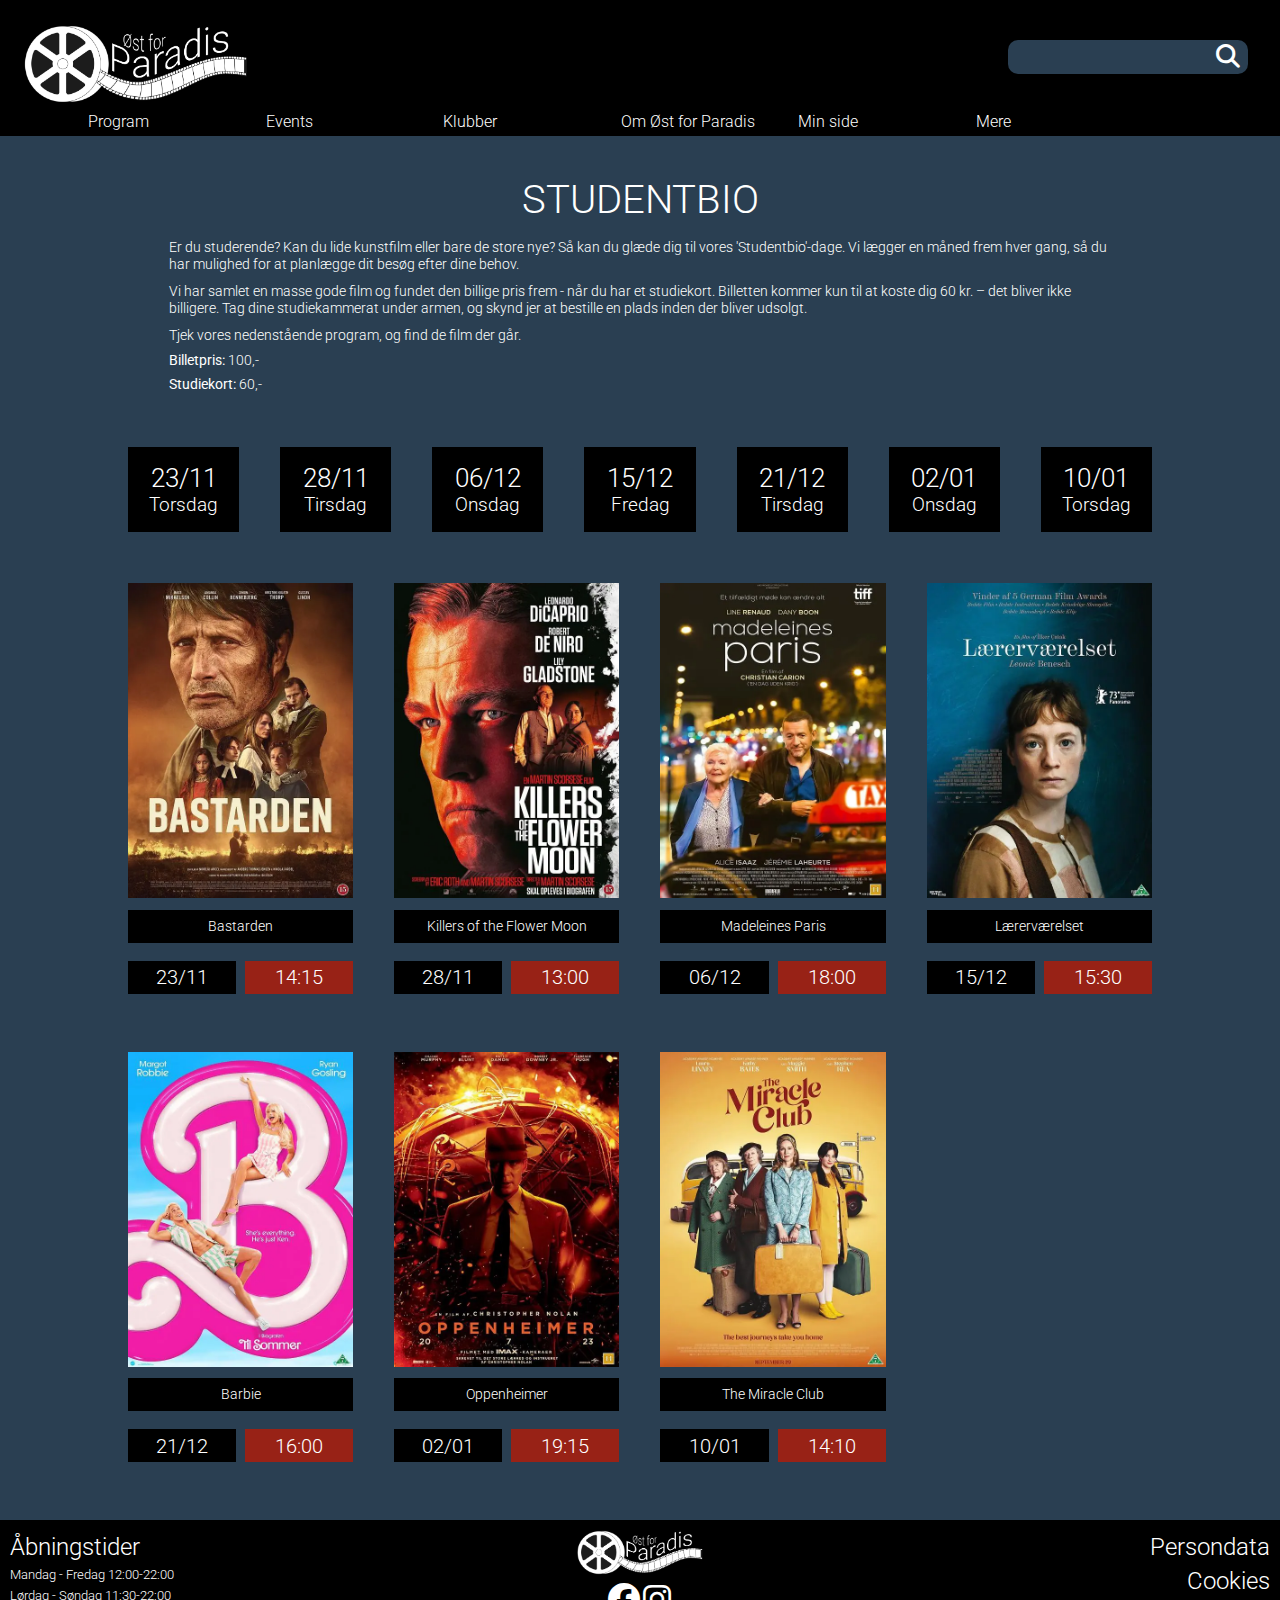
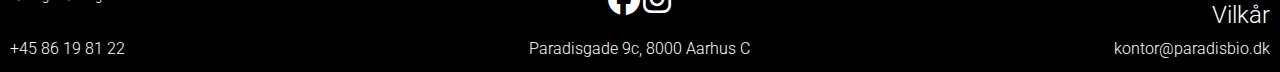
<file: studentbio.html>
<!DOCTYPE html>
<html lang="da">
<head>
    <meta charset="UTF-8">
    <meta name="viewport" content="width=device-width, initial-scale=1.0">
    <title>Øst for Paradis • StudentBio</title>
    <link rel="stylesheet" href="https://cdnjs.cloudflare.com/ajax/libs/font-awesome/6.4.2/css/all.min.css">
    <link rel="preconnect" href="https://fonts.googleapis.com">
    <link rel="preconnect" href="https://fonts.gstatic.com" crossorigin>
    <link href="https://fonts.googleapis.com/css2?family=Roboto:ital,wght@0,100;0,300;0,400;0,500;0,700;0,900;1,100;1,300;1,400;1,500;1,700;1,900&display=swap" rel="stylesheet">
    <link rel="stylesheet" href="css/style.css">
    <link rel="icon" href="img/fav-icon.svg">

    <meta name="geo.region" content="DK-82">
    <meta name="geo.placename" content="Midtjylland">
    <meta name="geo.position" content="56.223769;10.123814">
    <meta name="ICBM" content="56.223769, 10.123814">
    <meta name="author" content="Andrea Skadhede, Karoline Thomine Eriksen, Mia Smaakjær Lauridsen, Regitze Schantz Johnsson">
    <meta name="description" content="Er du studerende og elsker at gå i biografen? Så læs mere her om Øst for Paradis' event StudentBio.">

</head>
<body>
    <header>
        <!-- NAVBAR START -->
        <nav>
            <!-- ikoner -->
            <input type="checkbox" id="check">
            <label for="check" class="checkbtn icon">
                <i class="fa fa-bars"></i>
            </label>
            <i class="fa fa-magnifying-glass icon"></i>

            <!-- logo -->
            <a href="index.html">
                <img id="navlogo" src="img/logo/logo_done.webp" alt="Logo">
            </a>

            <!-- søgefelt -->
            <input class="search" type="text" placeholder=" ">

            <!-- MENU/DROPDOWN MENU -->
            <ul id="menu">
                <!-- pragram -->
                <li class="menupunkt menupunkt1"><a href="index.html">Program</a>
                    <ul class="undermenu undermenu1">

                        <!-- aktuelle film -->
                        <li class="undermenupunkt" id="undermenupunkt1"><p>Aktuelle film</p>
                            <ul class="underundermenu" id="underundermenu1">
                                <li class="underundermenupunkt"><a href="error.html">Barbie</a></li>
                                <li class="underundermenupunkt"><a href="film.html">Bastarden</a></li>
                                <li class="underundermenupunkt"><a href="error.html">Forsvundet i Natten</a></li>
                                <li class="underundermenupunkt"><a href="error.html">Kald mig Lucía</a></li>
                                <li class="underundermenupunkt"><a href="error.html">Killers of the Flower Moon</a></li>
                                <li class="underundermenupunkt"><a href="error.html">Lærerværelset</a></li>
                                <li class="underundermenupunkt"><a href="error.html">Madeleines Paris</a></li>
                                <li class="underundermenupunkt"><a href="error.html">Oppenheimer</a></li>
                                <li class="underundermenupunkt"><a href="error.html">Songs of Earth</a></li>
                                <li class="underundermenupunkt"><a href="error.html">The Miracle Club</a></li>
                            </ul>
                        </li>

                        <!-- kommende film -->
                        <li class="undermenupunkt"><p>Kommende film</p></li>
                    </ul>
                </li>

                <!-- events -->
                <li class="menupunkt menupunkt2"><p>Events</p>
                    <ul class="undermenu undermenu2">
                        <li class="undermenupunkt"><a href="error.html">BabyBio</a></li>
                        <li class="undermenupunkt"><a href="studentbio.html">StudentBio</a></li>
                        <li class="undermenupunkt"><a href="error.html">SeniorBio</a></li>
                        <li class="undermenupunkt"><a href="error.html">Franske Film Mandage</a></li>
                        <li class="undermenupunkt"><a href="error.html">Cinematek Tirsdag</a></li>
                        <li class="undermenupunkt"><a href="error.html">Engelnes Aftener</a></li>
                    </ul>
                </li>

                <!-- klubber -->
                <li class="menupunkt menupunkt3"><a href="klubber.html">Klubber</a></li>


                <!-- om -->
                <li class="menupunkt menupunkt4"><a href="error.html">Om Øst for Paradis</a>
                    <ul class="undermenu undermenu4">
                        
                        <!-- biografens historie -->
                        <li class="undermenupunkt undermenupunkt4-1"><a href="error.html">Biografens historie</a>
                            <ul class="underundermenu underundermenu4-1">
                                <li class="underundermenupunkt"><a href="error.html">Ombygning</a></li>
                            </ul>
                        </li>

                        <!-- generel information -->
                        <li class="undermenupunkt undermenupunkt4-2"><p>Generel information</p>
                            <ul class="underundermenu underundermenu4-2">
                                <li class="underundermenupunkt"><a href="error.html">Parkering</a></li>
                                <li class="underundermenupunkt"><a href="error.html">Faciliteter</a></li>
                                <li class="underundermenupunkt"><a href="error.html">Muligheder for handicappede</a></li>
                                <li class="underundermenupunkt"><a href="error.html">Addresse</a></li>
                                <li class="underundermenupunkt"><a href="error.html">Billetpriser og rabatter</a></li>
                                <li class="underundermenupunkt"><a href="error.html">Betalingsmuligheder</a></li>
                                <li class="underundermenupunkt"><a href="error.html">Snacks og drikkervarer</a></li>
                            </ul>
                        </li>
                        <li class="undermenupunkt"><a href="error.html">Job i Øst for Paradis</a></li>
                        <li class="undermenupunkt"><a href="error.html">Kontakt</a></li>
                        <li class="undermenupunkt"><a href="error.html">Distribution</a></li>
                        <li class="undermenupunkt"><a href="error.html">Paradisets engle</a></li>
                    </ul>
                </li>

                <!-- min side -->
                <li class="menupunkt menupunkt5"><a href="error.html">Min side</a>
                    <ul class="undermenu undermenu5">
                        
                        <!-- login -->
                        <li class="undermenupunkt"><a href="error.html">Login</a>
                            <ul class="underundermenu">
                                <li class="underundermenupunkt"><a href="error.html">Mine fordele</a></li>
                            </ul>
                        </li>
                    </ul>
                </li>

                <!-- mere -->
                <li class="menupunkt menupunkt6"><a href="error.html">Mere</a>
                    <ul class="undermenu undermenu6">
                        
                        <!-- lej en sal -->
                        <li class="undermenupunkt undermenupunkt6-1"><p>Lej en sal</p>
                            <ul class="underundermenu underundermenu6-1">
                                <li class="underundermenupunkt"><a href="error.html">Fødselsdag i Paradis</a></li>
                                <li class="underundermenupunkt"><a href="error.html">Skoleforestilling</a></li>
                                <li class="underundermenupunkt"><a href="error.html">En romatisk aften</a></li>
                            </ul>
                        </li>

                        <!-- shop -->
                        <li class="undermenupunkt undermenupunkt6-2"><p>Shop</p>
                            <ul class="underundermenu underundermenu6-2">
                                <li class="underundermenupunkt"><a href="error.html">Gavekort</a></li>
                                <li class="underundermenupunkt"><a href="error.html">Merchandise</a></li>
                                <li class="underundermenupunkt"><a href="error.html">DVD'er</a></li>
                                <li class="underundermenupunkt"><a href="error.html">Plakater</a></li>
                            </ul>
                        </li>

                        <!-- samarbejdspartnere -->
                        <li class="undermenupunkt undermenupunkt6-3"><p>Samarbejdspartnere</p>
                            <ul class="underundermenu underundermenu6-3">
                                <li class="underundermenupunkt"><a href="error.html">Cinemateket</a></li>
                            </ul>
                        </li>
                        <li class="undermenupunkt"><a href="error.html">Reklame på det store lærred</a></li>
                        <li class="undermenupunkt"><a href="error.html">Nyhedsbrev</a></li>
                    </ul>
                </li>
            </ul>
        </nav>
        <!-- NAVBAR SLUT -->
    </header>

<main class="program">
    <!-- OVERSKRIFT + BESKRIVELSE -->
    <div class="beskrivelse">
        <h1 class="studentbio-h1">StudentBio</h1>
        <p class="beskrivelse2">Er du studerende? Kan du lide kunstfilm eller bare de store nye? Så kan du glæde dig til vores 'Studentbio'-dage. Vi lægger en måned frem hver gang, så du har mulighed for at planlægge dit besøg efter dine behov.</p>
        <p class="beskrivelse2">Vi har samlet en masse gode film og fundet den billige pris frem - når du har et studiekort. Billetten kommer kun til at koste dig 60 kr. – det bliver ikke billigere. Tag dine studiekammerat under armen, og skynd jer at bestille en plads inden der bliver udsolgt. </p>
        <p class="beskrivelse2"> Tjek vores nedenstående program, og find de film der går.</p>
        <p class="billetpris"><b>Billetpris:</b> 100,-</p>
        <p class="billetpris"><b>Studiekort:</b> 60,-</p>
    </div>
    
    <!-- UGERÆKKE -->
    <div class="datof">
        <div class="box-sort">
            <p class="p1">23/11</p>
            <p class="p2">Torsdag</p>
        </div>
        
        <div class="box-sort">
            <p class="p1">28/11</p>
            <p class="p2">Tirsdag</p>
        </div>
        <div class="box-sort">
            <p class="p1">06/12</p>
            <p class="p2">Onsdag</p>
        </div>
        <div class="box-sort">
            <p class="p1">15/12</p>
            <p class="p2">Fredag</p>
        </div>
        <div class="box-sort">
            <p class="p1">21/12</p>
            <p class="p2">Tirsdag</p>
        </div>
        <div class="box-sort">
            <p class="p1">02/01</p>
            <p class="p2">Onsdag</p>
        </div>
        <div class="box-sort">
            <p class="p1">10/01</p>
            <p class="p2">Torsdag</p>
        </div>
    </div>


    <!-- FILMPROGRAM -->
    <div class="programp">
        <!-- bastarden -->
        <div class="prop">
            <a class="linkbas" href="film.html"><img class="posterp" src="img/movieposter/bastarden-movieposter.webp" alt="Bastarden"></a>
            <a class="titleb" href="film.html">Bastarden</a>
            <div class="tider">
                <a class="sort2" href="film.html">23/11</a>
                <a href="film.html">14:15</a>
            </div>
        </div>
    
        <!-- killers of the flower moon -->
        <div class="prop">
            <img class="posterp" src="img/movieposter/killers-of-the-flower-moon-movieposter.webp" alt="Killers of the Flower Moon">
            <p class="mobilp">Killers of the Flow...</p>
            <p class="tabletp">Killers of the Flower Moon</p>
            <div class="tider">
                <div class="sort2">28/11</div>
                <div>13:00</div>
            </div>
        </div>

        <!-- madeleines paris -->
        <div class="prop">
            <img class="posterp" src="img/movieposter/madeleines-paris-movieposter.webp" alt="Madeleines Paris">
            <p>Madeleines Paris</p>
            <div class="tider">
                <div class="sort2">06/12</div>
                <div>18:00</div>
            </div>
        </div>

        <!-- lærerværelset -->
        <div class="prop">
            <img class="posterp" src="img/movieposter/laerervaerelset-movieposter.webp" alt="Lærerværelset">
            <p>Lærerværelset</p>
            <div class="tider">
                <div class="sort2">15/12</div>
                <div>15:30</div>
            </div>
        </div>

        <!-- barbie -->
        <div class="prop">
            <img class="posterp" src="img/movieposter/barbie-movieposter.webp" alt="Barbie">
            <p>Barbie</p>
            <div class="tider">
                <div class="sort2">21/12</div>
                <div>16:00</div>
            </div>
        </div>

        <!-- oppenheimer -->
        <div class="prop">
            <img class="posterp" src="img/movieposter/oppenheimer-movieposter.webp" alt="Oppenheimer">
            <p>Oppenheimer</p>
            <div class="tider">
                <div class="sort2">02/01</div>
                <div>19:15</div>
            </div>
        </div>

        <!-- the miracle club -->
        <div class="prop">
            <img class="posterp" src="img/movieposter/the-miracle-club-movieposter.webp" alt="The Miracle Club">
            <p>The Miracle Club</p>
            <div class="tider">
                <div class="sort2">10/01</div>
                <div>14:10</div>
            </div>
        </div>
    </div>
</main>


    <!-- FOOTER START -->
    <footer class="footer">
        <div class="topf">
            <!-- åbningstider -->
            <ul class="aabningstiderf">
                <li class="titelf">Åbningstider</li>
                <li>Mandag - Fredag <br class="brf1"> 12:00-22:00</li>
                <li>Lørdag - Søndag <br class="brf1"> 11:30-22:00</li>
            </ul>
            
            <!-- logo + facebooklogo -->
            <div class="logof">
                <a href="index.html"><img src="img/logo/logo_done.webp" alt="Øst for Paradis logo"></a>
                <div class="socialf">
                    <a href="https://www.facebook.com/oestforparadisbio/"><i class="fab fa-facebook"></i></a>
                    <a href="https://www.instagram.com/oestforparadis/"><i class="fab fa-instagram"></i></a>
                </div>
            </div>

            <!-- footer links -->
            <ul class="linksf">
                <li><a href="error.html">Persondata</a></li>
                <li><a href="error.html">Cookies</a></li>
                <li><a href="error.html">Vilkår</a></li>
            </ul>
        </div>

        <!-- footer info -->
        <ul class="bundf">
            <li>+45 86 19 81 22</li>
            <li id="bundfli2">Paradisgade 9c, <br class="brf2"> 8000 Aarhus C</li>
            <li id="bundfli3">kontor@paradisbio.dk</li>
        </ul>
    </footer>
    <!-- FOOTER SLUT -->
</body>
</html>
</file>
<file: css/style.css>
* {
    padding: 0;
    margin: 0;
    text-decoration: none;
    list-style: none;
    box-sizing: border-box;
}

body {
    font-family: 'Roboto', sans-serif;
    font-weight: 300;
    background-color: #2a3f52;
    color: white;
    width: 100%;
}

h1, h2, h3, h4, h5, h6 {
    font-weight: 300;
}

/*************************************************************************************************************************************/
/*************************************************************** NAVBAR **************************************************************/
/*************************************************************************************************************************************/

nav {
    background-color: black;
    height: 8.5rem;
    position: fixed; /* navbar sidder fast i toppen af vinduet */
    top: 0;
    width: 100%;
    display: inline-block;
    z-index: 5; /* sikre at navbaren ikke bliver dækket af andre ting */
}

/* LOGO */
#navlogo {
    height: 5rem;
    float: left;
    margin: 1.5rem 1.5rem;
}

/* SØGEFELT */
.search {
    position: absolute; /* søgefeltet sidder fast på sin plads i vinduet */
    display: block;
    right: 2rem;
    line-height: 1rem;
    padding: 0.5rem 0;
    width: 15rem;
    border: none;
    top: 2.5rem;
    font-size: 1rem;
    background-color: #2a3f52;
    border-radius: 10px;
    color: white;
    z-index: 1;
}

.fa-magnifying-glass {
    font-size: 1.5rem;
    float: right;
    right: 2.5rem;
    top: 3rem;
    cursor: pointer; /* ændrer musen til en finger */
    display: block;
    line-height: 1rem;
    position: relative;
    z-index: 3; /* får loppen til at sidde oven på søgefeltet */
}

.fa-bars {
    display: none;
}

/* MENU */
 #check { /*input-tag, der gør det muligt, at have en burgermenu */
    display: none;
}

#menu {
    position: absolute;
    top: 7rem;
    width: 100%;
    padding: 0 0 0 6.5%;
    background-color: black;
}

/* 1. LAG I MENUEN */
.menupunkt {
    display: inline-block;
    width: 14.5%;
}

.menupunkt p, .menupunkt a {
    font-size: 1rem;
    color: white;
    padding: 0 0 0 5px;
}

/* 2. LAG I MENUEN */
.undermenu, .underundermenu {
    display: none;
}

.undermenupunkt p, .undermenupunkt a {
    display: block;
    font-size: 1rem;
    color: white;
    background-color: black;
    width: 10rem;
    padding: 5px;
}

/* 3. LAG I MENUEN */
.underundermenu {
    float: left;
    left: 10rem;
    top: 0;
}

.underundermenupunkt p, .underundermenupunkt a {
    display: block;
    font-size: 1rem;
    color: white;
    background-color: black;
    width: 8rem;
    padding: 5px;
}

/*************************************************************************************************************************************/
/********************************************************** FORSIDE/PROGRAM **********************************************************/
/*************************************************************************************************************************************/

.program {
    margin: 7rem 5% 0;
}
  
/* BANNER */
.banner {
    position: relative;
    display: flex;
    justify-content: center;
    align-items: center;
    width: 100%;
}
  
.trappe {
    width: 100%;
}

.tekstb {
    position: absolute;
    display: flex;
    justify-content: space-between;
    align-items: center;
    width: 90%;
}
  
.banner h1 {
    font-weight: normal;
    font-size: 200%;
    color: white;
}
  
.banner .tekstb i {
    color: black;
    font-size: 200%;
}

.fa-angle-left:hover, .fa-angle-right:hover {
    opacity: 0.5;
}
  
/* UGERÆKKE */
.datof {
    display: block;
    width: 100%;
    display: flex;
    flex-direction: row;
    text-align: center;
    margin: 5% 0;
    gap: 2%; /* mellemrum imellem hver dag */
}
  
.box-rod, .box-sort {
    display: block;
    width: 14%;
    background-color: #982216;
    padding: 0.6rem 0.1rem;
}

.box-sort {
    background-color: black;
}
  
.box-rod .p1, .box-sort .p1 {
    font-size: 0.7rem;
}
  .box-rod .p2, .box-sort .p2 {
    font-size: 0.5rem;
}
  
.box-sort:hover {
    background-color: #982216;
}
  
/* PROGRAM */
.programp {
    display: flex;
    flex-direction: row;
    flex-wrap: wrap;
    align-items: flex-start;
    width: 100%;
    gap: 0 4%; /* mellemrum imellem hver film */
}
  
.posterp {
    width: 100%;
}
  

.linkbas {
    display: flex;
    justify-content: center;
}
  
.linkbas:hover {
    opacity: 50%;
}
  
.tider {
    display: flex;
    flex-wrap: wrap;
    justify-content: space-between;
    width: 100%;
}
  
.tider div, .tider a {
    text-align: center;
    background-color: #982216;
    color: white;
    font-size: 1rem;
    width: 48%;
    padding: 2%;
    margin: 3% 0;
}
  
.tider div:hover, .tider a:hover {
    background-color: black;
}
  
.prop {
    display: flex;
    flex-wrap: wrap;
    width: 48%;
    margin: 0 0 5%;
}
  
.prop p, .titleb {
    font-size: 0.8rem;
    background-color: black;
    display: flex;
    justify-content: center;
    text-align: center;
    padding: 0.5rem;
    width: 100%;
    margin: 5% 0 5% 0;
    color: white;
}
  
.titleb:hover {
    background-color: #982216;
 }
  
.prop .mobilp {
    display: block;
}
  
.prop .tabletp {
    display: none;
}

/*************************************************************************************************************************************/
/**************************************************************** FILM ***************************************************************/
/*************************************************************************************************************************************/

.film {
    text-align: left;
    margin: 6rem 10% 1rem;
    width: 80%;
}

/* PLAKAT + TIDER */ 
.film-box1 {
    display: flex;
    flex-direction: column;
    align-items: center;
    text-align: center;
    width: 70%;
    margin: 0 15%;
}

.film-box1 img {
    width: 100%;
    margin-top: 1rem;
}

.film-box1 h1 {
    font-size: 1.5rem;
    font-weight: 600;
}
.film-box1_1 {
    display: flex;
    flex-direction: row;
    justify-content: center;
}

.film-box1 a {
    background-color:  #982216;
    padding: 0.3rem 1.2rem;
    color: white;
    margin: 0.3rem;
}

.film-box1 a:hover {
    background-color: black;
    transition: 0.5s;
}

/* TEKNISKE OPLYSNINGER */
.film-box2 {
    display: inline-block;
    width: 100%;
    align-items: center;
    text-align: left;
    background-color: #6a7986;
    padding: 5px;
    margin-top: 1rem;
}

.film-box-laesmere2 p {
    margin: 2px 0;
}

/* FILMBESKRIVELSE */
.film-box3 {
    margin: 1rem 0;
}

.film-box3 h2, .film-box4 h2, .film-box5 h2 {
    font-size: 0.8rem;
    font-weight: 600;
}

.film-box3 p {
    font-size: 0.8rem;
    margin: 0.5rem 0;
}

/* TRAILER */
.film-box4 {
    margin: 1rem 0;
    display: flex;
    flex-direction: column;
}

.film-box4 iframe {
    width: 100%; 
    height: 100%;
    border: 0;
}

/* ANMELDELSER */
.film-box5 {
    margin: 1rem 0;
}

.film-box5 img {
    height: 1.3rem;
    margin: 1rem 0 0;
}

.film-box5 h3 {
    font-size: 0.8rem;
    margin: 1rem 0 0.5rem;
    font-weight: 400;
}

.film-box5 p {
    font-size: 0.8rem;
}

/* læs mere knap + læs mindre knapper */
.film-box-laesmere2, .film-box-laesmere3, .film-box-laesmere5 {
    display: none; /* Skjuler "mere tekst" */
}

#film-laesmere2, #film-laesmere3, #film-laesmere5 {
    display: none; /* Fjerner input til læs mere/vis mindre */
}

#film-laesmere2:checked ~ .film-box-laesmere2, #film-laesmere3:checked ~ .film-box-laesmere3, #film-laesmere5:checked ~ .film-box-laesmere5 {
    display: block; /* Vis mere tekst, når man trykker på læs mere */
}

#film-laesmere2:checked ~ .film-laesmere2-knap, #film-laesmere3:checked ~ .film-laesmere3-knap, #film-laesmere5:checked ~ .film-laesmere5-knap {
    display: none; /* Fjerne mere tekst, når man trykker vis mindre */
}

.knap, .anmeldelse-link, .knapf  {
    display: block;
    padding: 5px 0 0;
    font-size: 0.8rem;
    color: white;
}

.knap:hover, .knapf:hover {
    color: #982216;
}

/*************************************************************************************************************************************/
/************************************************************ STUDENTBIO *************************************************************/
/*************************************************************************************************************************************/

/* BESKRIVELSE */
.studentbio-h1{
    text-align: center;
    font-size: 2.5rem;
    margin: 1rem;
    text-transform: uppercase;
}

.beskrivelse {
    margin: 10px 4% 5px;
    font-size: 0.9rem;
}
  
.beskrivelse2{
    margin: 10px 0 5px;
}

.billetpris {
    padding: 0.2rem 0;
}

.tider .sort2{
    background-color: black;
}

/*************************************************************************************************************************************/
/************************************************************* KLUBBER ***************************************************************/
/*************************************************************************************************************************************/

.klubber {
    text-align: left;
    margin: 6rem  10% 1.5rem;
    width: 80%;
}

/* OVERKSRIFT + BESKRIVELSE */
.klubber-h1 {
    text-align: center;
    font-size: 2.5rem;
    margin: 1rem;
    text-transform: uppercase;
}

.klubber p {
    margin: 10px 0 5px;
    font-size: 0.9rem;
}

/* KLUBBERNE */
.klubber .klubber-box {
    display: flex;
    flex-direction: row;
    flex-wrap: wrap;
    width: 100%;
}

.klubber .klubber-box h2 {
    font-size: 1.5rem;
    margin: 5px 0;
}

.klubber .klubber-box p {
    margin: 5px 0;
    font-size: 0.9rem;
}

.klubber .klubber-box img {
    width: 100%;
    align-items: center; 
    margin: 25px 0 10px;
}

.klubber-img-mobil {
    display: block; /* Rektangulært billede vises */
}

.klubber-img-tablet {
    display: none; /* Kvadratisk billede vises */
}

/* læs mere knap + læs mindre knapper */
.laesmere-tekst1, .laesmere-tekst2, .laesmere-tekst3  {
    display: none;
}

#klubber-laesmere1, #klubber-laesmere2, #klubber-laesmere3  {
    display: none;
}

#klubber-laesmere1:checked ~ .laesmere-tekst1, #klubber-laesmere2:checked ~ .laesmere-tekst2, #klubber-laesmere3:checked ~ .laesmere-tekst3 {
    display: block;
}

#klubber-laesmere1:checked ~ .laesmere1, #klubber-laesmere2:checked ~ .laesmere2, #klubber-laesmere3:checked ~ .laesmere3 {
    display: none;
}

/*************************************************************************************************************************************/
/**************************************************************** ERROR **************************************************************/
/*************************************************************************************************************************************/

.hov {
    margin: 10rem 10% 10rem;
    display: flex;
    flex-direction: column;
    justify-content: center;
    align-items: center;
    background-color: #6a7986;
    width: 80%;
    height: 60vh;
}

/* TEKST */
.text-title {
    font-size: 4rem;
    display: flex;
    align-items: center;
}

.text-sub {
    font-size: 1rem;
}

.text-error {
    font-size: 0.8rem;
    padding: 0 1.3rem;
}

.sider-error {
    color: white;
}
    
.sider-error:hover {
    color: #982216;
}

/*************************************************************************************************************************************/
/*************************************************************** FOOTER **************************************************************/
/*************************************************************************************************************************************/

.footer {
    padding: 10px 10px 0;
    background-color: black;
    width: 100%;
    bottom: 0;
    font-size: 0.57rem;
    color: white;
    position: relative;
    height: 8rem;
}

.topf {
    display: flex;
    flex-direction: row;
    justify-content: space-between;
    color: inherit;
}

/* åbningstider */
.aabningstiderf {
    display: flex;
    flex-direction: column;
    align-items: flex-start;
    margin-top: 0;
    padding: 0;
    list-style: none;
    margin-bottom: 0;
    color: inherit;
    width: 33%;
}

.aabningstiderf li {
    margin: 3px 0;
}

/* logo + facebooklogo */
.logof {
    display: flex;
    flex-direction: column;
    text-align: center;
    color: inherit;
    font-size: inherit;
    width: 33%;
    align-items: center;
}

.logof a img {
    color: inherit;
    height: 2rem;
    padding-bottom: 3px ;
}

.socialf a {
    color: white;
    font-size: 1.5rem;
}

/* footer links */
.linksf {
    display: flex;
    flex-direction: column;
    align-items: flex-end;
    color: inherit;
    text-decoration: none;
    list-style: none;
    width: 33%;
}

.linksf, .titelf {
    font-size: 0.9rem;

}

.linksf li {
    margin: 3px 0;
}

.linksf li a {
    color: white;
    margin: 3px 0;
}

/* footer info */
.bundf {
    display: flex;
    flex-direction: row;
    justify-content: space-between;
    align-items: flex-end;
    font-size: 0.7rem;
    list-style: none;
    padding: 7px 0;
    color: inherit;
}

.bundf li {
    width: 33%;
}

#bundfli2 {
    text-align: center;
}

#bundfli3 {
    text-align: right;
}

/*************************************************************************************************************************************/
/*************************************************************** @MEDIA **************************************************************/
/*************************************************************************************************************************************/

/********************************************************** MEDIA TIL NAVBAR *********************************************************/

@media (min-width:1024px) {
    .menupunkt:hover .undermenu, .undermenupunkt:hover .underundermenu {
        display: block; /* undermenuer kommer frem ved at have musen over et menupunkt ved computer */
        position: absolute;
    }
}


/* Breakpoint til tablet */
@media (max-width: 1023px) {
    nav {
        height: 5rem;
    }

    /* IKONER OG LOGO */
    #navlogo {
        height: 3rem;
        float: left;
        margin: 1rem;
    }

    .fa-bars, .fa-magnifying-glass  {
        display: block;
        float: right;
        font-size: 2.5rem;
        right: 0;
        margin: 0 0.5rem;
        line-height: 5rem;
        top: 0;
    }

    .icon { /* burgermenu icon kommer frem */
        font-size: 2rem;
        float: right;
        margin: 0 0.5rem 0 0;
        cursor: pointer;
        display: block;
        line-height: 5rem;
    }
    
    /* SØGEFELT */
    .search {
        display: none; /* søgefelt forsvinder */
    }

    #menu {
        position: fixed;
        width: 100%;
        height: 100%;
        background: black;
        top: 5rem;
        text-align: left;
        left: 100%;
        transition: all .5s;
        margin: 0;
        padding: 0 1rem;
        display: flex;
        flex-direction: column;
        flex-wrap: wrap;
        gap: 1rem;
    }

    .undermenu, .underundermenu {
        display: block; /* undermenuer er altid fremme i burgerbaren */
    }

    .menupunkt {
        display: block;
        width: 30%;
    }
    
    .menupunkt a, .menupunkt p {
        display: block;
        font-size: 1.45rem;
    }

    .undermenu {
        float: left;
        left: 10rem;
        top: 0;
    }
    
    .undermenupunkt p, .undermenupunkt a {
        display: block;
        font-size: 1.2rem;
        color: white;
        background-color: black;
        padding: 1px 0 1px 1rem;
        width: 100%;
    }
    
    .underundermenu {
        float: left;
        left: 20rem;
        top: 0;
    }
    
    .underundermenupunkt p, .underundermenupunkt a {
        display: block;
        font-size: 1rem;
        color: white;
        background-color: black;
        width: 15rem;
        padding: 1px 0 1px 2rem;
    }

    #check:checked ~ #menu { /* burgermenu kommer frem ved klik på ikon */
        left: 0;
    }

    .menupunkt4 {
        order: 1;
    }

    .menupunkt6 {
        order: 2;
    }
}


/* Breakpoint til mobil */
@media (max-width: 767px) {
    nav {
        height: 5rem;
    }
    
    #menu {
        gap: 1rem;
    }

    .menupunkt a, .menupunkt p {
        font-size: 1rem;
        width: 20rem;
    }

    .undermenupunkt p, .undermenupunkt a {
        font-size: 0.75rem;
    }
    
    .underundermenupunkt p, .underundermenupunkt a {
        font-size: 0.65rem;
    }
}

/***************************************************** MEDIA TIL FORSIDE/PROGRAM *****************************************************/

/* Breakpoint til tablet */ 
@media (min-width: 768px) {
    /* BANNER */
    .sb {
        scale: 2;
    }
    
    .banner .tekstb i {
        scale: 2;
    }
    
    /* UGERÆKKE */
    .datof {
        height: auto;
        width: auto;
    }

    .box-rod, .box-sort {
        padding: 0.8rem 0.2rem;
    }
    
    .box-rod .p1, .box-sort .p1 {
        font-size: 1.4rem;

    }
    
    .box-rod .p2, .box-sort .p2 {
        font-size: 1.1rem;
    }
    
    /* PROGRAM */
    .prop {
        width: 30.6%;
    }
    .prop .mobilp {
        display: none;
    }
      
    .prop .tabletp {
        display: block;
    }
}


/* Breakpoint til laptop */ 
@media (min-width: 1024px) {
    .program {
      margin: 11rem 10% 0;
    }
  
    /* UGERÆKKE */
    .datof {
    height: auto;
    width: 100%;
    gap: 4%; /* mellemrum imellem hver dag */
    }

    .box-rod, .box-sort {
        padding: 1rem 0.3rem;
    }
  
    .box-rod .p1, .box-sort .p1 {
        font-size: 1.6rem;
    }
    
    .box-rod .p2, .box-sort .p2 {
        font-size: 1.2rem;
    }
  
    /* PROGRAM*/
    .prop {
    width: 22%;
    }

    .prop p, .titleb {
        font-size: 0.9rem;
    }
  
    .tider div, .tider a {
        font-size: 1.25rem;
    }
}

/********************************************************** MEDIA TIL FILM ***********************************************************/

/* Breakpoint til tablet */ 
@media (min-width: 768px) { 
    
    .film {
        margin: 8rem 12% 1.5rem;
        width: 76%;
    }
    
    /* PLAKAT + TIDER */
    .film-box1 {
        display: flex;
        flex-direction: row;
        margin: 0;
        width: 100%;
        align-items: flex-start;
    }

    .film-intro {
        width: 45%;
    }

    .film-box1 .img {
        width: 55%;
        margin: 0;
    }

    .film-box1 .img img {
        margin: 0;
    }
    
    .film-box1 h1 {
        font-size: 2rem;
        font-weight: 600;
        text-align: left;
        margin: 0 10px 10px;
    }

    .film-box1 p {
        font-size: 1.4rem;
        text-align: left;
        margin: 0 10px;
    }

    .film-box1_1 {
        justify-content: flex-start;
        margin: 0 10px;
    }

    .film-box1 a {
        margin: 0.5rem 1rem 0.5rem 0;
        font-size: 1.4rem;
    }
    
    /* TEKNISKE OPLYSNINGER */
    .film-box2 {
        padding: 30px;
    }

    .film-box-laesmere2 p {
        margin: 2px 0;
    }
    
    /* FILMBESKRIVELSE */
    .film-box3 h2, .film-box4 h2, .film-box5 h2 {
        font-size: 1.2rem;
        font-weight: 600;
        margin: 2.5rem 0 0.5rem;
    }
    
    .film-box3 p {
        font-size: 1rem;
        margin: 1rem 0;
    }
    
    /* TRAILER */
    .film-box4 iframe {
        width: 100%; 
        height: 50vh;
    }
    
    /* ANMELDELSER */
    .film-box5 img {
        height: 3rem;
    }
    
    .film-box5 h3, .film-box5 p {
        font-size: 1rem;
    }
    
    /* læs mere knap + læs mindre knapper */
    .film-box-laesmere3, .film-box-laesmere5 {
        display: block; /* Viser "mere tekst" ved anmeldelser */
    }
    
    .film-box3 label, .film-box-laesmere3 .film-laesmere5-knap, .film-box5 label, .film-box-laesmere5 .film-laesmere5-knap {
        display: none; /* Fjerne læs mere/vis mindre kanpperne til "mere tekst" ved anmeldelser */
    }
    
    .anmeldelse-link {
        display: block;
        font-size: 1rem;
        color: white;
        margin: 5px 0;
    }
    
    .knap {
        display: block;
        padding: 20px 0 0;
        font-size: 1rem;
    }
} 
    
    
/* Breakpoint til laptop */ 
@media (min-width: 1024px) {
    .film {
        margin: 11rem 15% 1.5rem;
        width: 70%;
    }
        
    /* PLAKAT + TIDER */
    .film-box1 {
        display: flex;
        flex-direction: row;
        margin: 0;
        width: 100%;
        align-items: flex-start;
    }
        
    .film-intro {
        width: 35%;
    }
    
    .film-box1 .img {
        width: 65%;
    }
    
    .film-box1 h1 {
        font-size: 2.5rem;
        margin: 0 20px 10px;
    }
    
    .film-box1 p {
        font-size: 1.7rem;
        margin: 0 20px;
    }
    
    .film-box1_1 {
        margin: 0 20px;
    }
    
    .film-box1 a {
        margin: 0.75rem 2rem 0.75rem 0;
        font-size: 1.55rem;
    }
        
    /* TEKNISKE OPLYSNINGER */
    .film-box2 {
        font-size: 1.5rem;
    }
    
    /* FILMBESKRIVELSE */
    .film-box3 h2, .film-box4 h2, .film-box5 h2 {
        font-size: 1rem;
    }
        
    .film-box3 p {
        font-size: 1rem;
        margin: 0.5rem 0;
    }
        
    /* TRAILER */        
    .film-box4 iframe {
        height: 65vh;
    }
    
    /* læs mere knap + læs mindre knapper */
    .knap {
        font-size: 1.5rem;
    }
} 

/********************************************************** MEDIA TIL KLUBBER ********************************************************/

/* Breakpoint til tablet */
@media (min-width: 768px) {

    .klubber {
        margin: 6rem 12% 1.5rem;
        width: 76%;
    }
    
    /* OVERKSRIFT + BESKRIVELSE */
    .klubber p {
        margin: 10px 0 5px;
        font-size: 1.2rem;
    }

    /* KLUBBERNE */
    .klubber .klubber-box {
        margin: 3rem 0;
    }

    .klubber-tekst {
        display: flex;
        width: 60%;
        padding: 0 10px 5px;
        flex-direction: column;
    }

    .klubber .klubber-box h2 {
        font-size: 2.3rem;
        margin: 0;
    }

    .klubber .klubber-box p {
        margin: 10px 0;
        font-size: 1rem;
    }

    .klubber .klubber-box .img {
        width: 40%;
        align-items: center; 
        margin: 5px 0;
    }

    .klubber .klubber-box .img img {
        margin: 0;
    }

    .klubber-ekstra {
        display: none;
    }

    .klubber-img-mobil {
        display: none; /* Rektangluært billede vises */
    }

    .klubber-img-tablet {
        display: block; /* Kvadratisk billede vises */
    }
}

/* Breakpoint til laptop */
@media (min-width: 1024px) {
    .klubber {
        margin: 10rem 12% 1.5rem;
        width: 76%;
    }

    /* OVERKSRIFT + BESKRIVELSE */
    .klubber p {
        font-size: 1rem;
    }

    .klubber-tekst {
        width: 65%;
    }

    .klubber .klubber-box .img {
        width: 35%;
    }

    .klubber .klubber-box h2 {
        font-size: 1.9rem;
    }

    .klubber .klubber-box p {
        font-size: 1rem;
    }

    /* læs mere knap + læs mindre knapper */
    .laesmere-tekst1, .laesmere-tekst2, .laesmere-tekst3  {
        display: block;
    }

    .laesmindre1, .laesmere1, .laesmindre2, .laesmere2, .laesmindre3, .laesmere3 {
        display: none;
    }
}


/*********************************************************** MEDIA TIL ERROR *********************************************************/

/* Breakpoint til tablet */
@media (min-width: 768px) {

    .hov {
        margin: 10rem 15% 4rem;
        width: 70%;
        height: 64vh;
    }

    #errorbr {
        display: none;
    }
}

/* Breakpoint til laptop */
@media (min-width: 1024px) {
    .hov {
        margin: 14rem 5% 6rem;
        width: 90%;
        height: 46vh;
    }

    #errorbr {
        display: none;
    }
}
/********************************************************** MEDIA TIL FOOTER *********************************************************/

@media (min-width: 385px){
    .brf1{
        display: none;
    }
}

@media (min-width: 500px){
    .brf2{
        display: none;
    }
}

/* Breakpoint til tablet */
@media (min-width: 768px){
    .footer {
        font-size: 0.7rem;
        height: 8rem;
    }

    .logof a img {
        height: 2.5rem;
    }
    
    .socialf a {
        font-size: 1.75rem;
    }

    .linksf, .titelf {
        font-size: 1.25rem;
    }

    .bundf {
        font-size: 0.75rem;
    }
}

/* Breakpoint til laptop */
@media (min-width: 1024px) {
    .footer {
        font-size: 0.8rem;
        height: 9.5rem;
    }

    .logof a img {
        height: 3rem;
    }
    
    .socialf a {
        font-size: 2rem;
    }

    .linksf, .titelf {
        font-size: 1.5rem;
    }

    .bundf {
        font-size: 1rem;
    }
}
</file>
